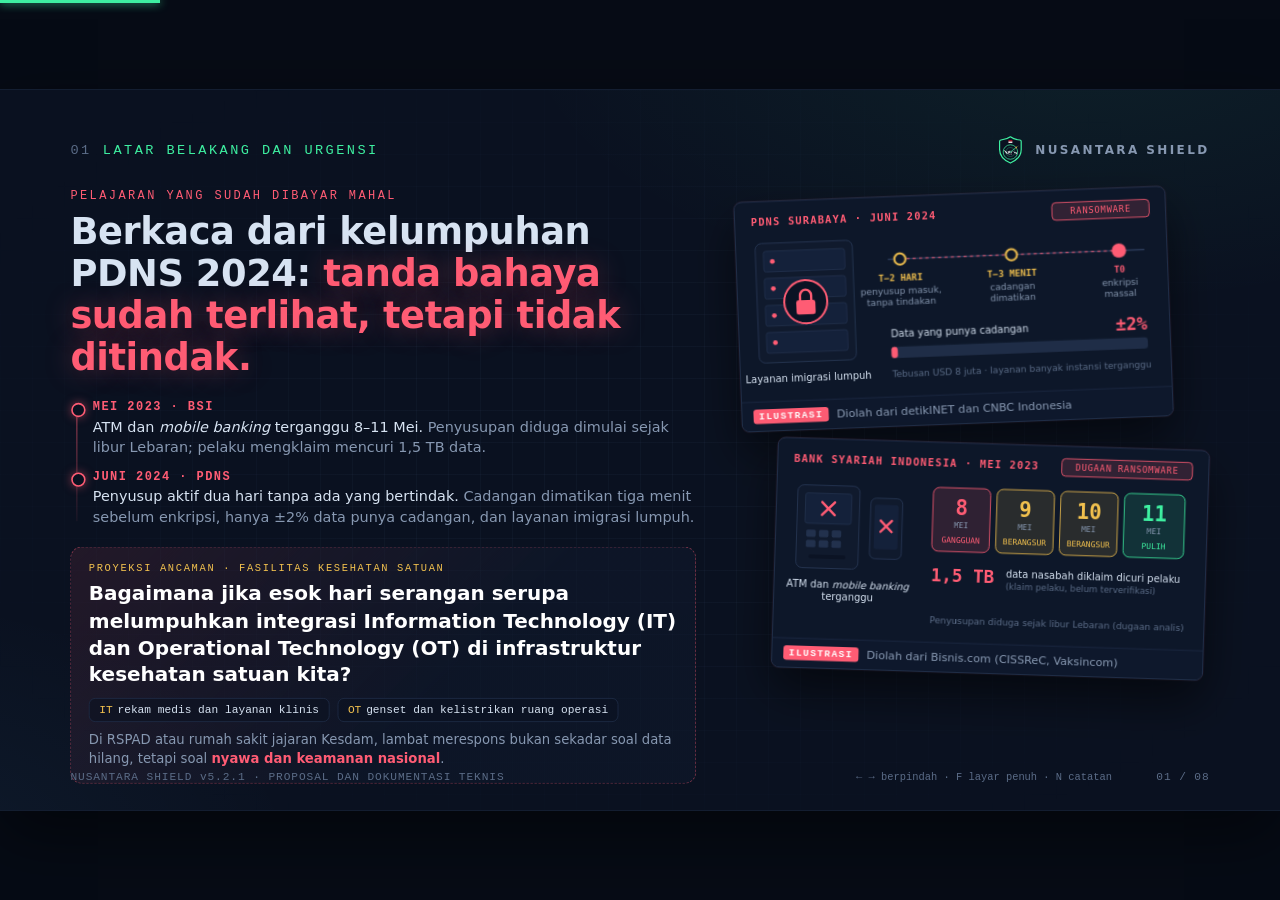
<file: presentation/index.html>
<!doctype html>
<html lang="id">
<head>
<meta charset="utf-8">
<meta name="viewport" content="width=device-width, initial-scale=1">
<title>Nusantara Shield v5.2.1 — Proposal dan Dokumentasi Teknis</title>
<!--
  Presentasi Proposal Solusi + Dokumentasi Teknis · Nusantara Shield v5.2.1
  Kartika Cyber Hackathon 2026 · Kategori 02 Penangkalan

  Satu berkas, 100% luring: tanpa CDN, tanpa fon luar, tanpa gambar dari internet.
  Semua animasi memakai CSS @keyframes murni.

  Kendali:
    → / Spasi / PageDown / klik bagian kanan layar : slide berikutnya
    ← / PageUp / klik sepertiga kiri layar          : slide sebelumnya
    Home / End                                      : slide pertama / terakhir
    1–6                                             : lompat ke slide
    F                                               : layar penuh
    N                                               : catatan pembicara (bekal tanya jawab)
  Cetak ke PDF (Ctrl/Cmd+P) menghasilkan satu halaman per slide sebagai cadangan.
-->
<style>
:root {
  --latar: #0a1120;
  --permukaan: #101a2d;
  --permukaan-2: #14213a;
  --permukaan-3: #0c1526;
  --garis: #1f2d47;
  --garis-lembut: #172339;
  --teks: #d7e3f2;
  --teks-redup: #8798b1;
  --teks-samar: #5b6c87;
  --neon: #3ef0a1;
  --neon-lembut: rgba(62, 240, 161, .13);
  --neon-garis: rgba(62, 240, 161, .35);
  --biru: #7aa2d6;
  --biru-terang: #5cc8ff;
  --biru-lembut: rgba(92, 200, 255, .13);
  --kuning: #f2c14e;
  --kuning-lembut: rgba(242, 193, 78, .12);
  --merah: #ff5c74;
  --merah-lembut: rgba(255, 92, 116, .13);
  --merah-garis: rgba(255, 92, 116, .45);
  --huruf: system-ui, -apple-system, "Segoe UI", Roboto, "Helvetica Neue", Arial, sans-serif;
  --huruf-mono: ui-monospace, "SF Mono", Menlo, Consolas, "Liberation Mono", monospace;
}
* { box-sizing: border-box; }
html, body { margin: 0; height: 100%; }
body {
  background: #060b15; color: var(--teks); font-family: var(--huruf);
  overflow: hidden; -webkit-font-smoothing: antialiased;
}
h1, h2, h3, h4, p { margin: 0; }
b, strong { font-weight: 700; }

/* ---------- Panggung 1600×900, diskalakan agar pas layar apa pun ---------- */
#panggung {
  position: absolute; left: 50%; top: 50%;
  width: 1600px; height: 900px;
  transform: translate(-50%, -50%) scale(var(--skala, 1));
  background:
    radial-gradient(1200px 600px at 85% -10%, rgba(62, 240, 161, .07), transparent 60%),
    radial-gradient(900px 600px at -10% 110%, rgba(92, 200, 255, .06), transparent 60%),
    var(--latar);
  overflow: hidden;
  box-shadow: 0 0 0 1px var(--garis-lembut), 0 30px 80px rgba(0, 0, 0, .5);
}
#panggung::before {
  content: ""; position: absolute; inset: 0; pointer-events: none;
  background-image:
    linear-gradient(rgba(122, 162, 214, .045) 1px, transparent 1px),
    linear-gradient(90deg, rgba(122, 162, 214, .045) 1px, transparent 1px);
  background-size: 40px 40px;
  mask-image: radial-gradient(ellipse at center, #000 30%, transparent 85%);
  -webkit-mask-image: radial-gradient(ellipse at center, #000 30%, transparent 85%);
}

.slide {
  position: absolute; inset: 0;
  padding: 56px 88px 84px;
  display: flex; flex-direction: column;
  opacity: 0; visibility: hidden; transform: translateX(40px);
  transition: opacity .5s ease, transform .5s ease, visibility 0s linear .5s;
}
.slide.aktif { opacity: 1; visibility: visible; transform: none; transition: opacity .5s ease, transform .5s ease; }
.slide.lalu { transform: translateX(-40px); }

.kepala { display: flex; align-items: center; justify-content: space-between; margin-bottom: 26px; }
.penanda { font-family: var(--huruf-mono); font-size: 17px; letter-spacing: .18em; color: var(--neon); text-transform: uppercase; }
.penanda b { color: var(--teks-samar); font-weight: 400; margin-right: 14px; }
.merek { display: flex; align-items: center; gap: 12px; font-size: 15px; letter-spacing: .2em; color: var(--teks-redup); font-weight: 600; }
.logo { width: 38px; height: 38px; }
.kaki {
  position: absolute; left: 88px; right: 88px; bottom: 34px;
  display: flex; justify-content: space-between;
  font-family: var(--huruf-mono); font-size: 14px; color: var(--teks-samar); letter-spacing: .08em;
}
h2 { font-size: 48px; line-height: 1.12; font-weight: 750; letter-spacing: -.01em; }
h2 em { font-style: normal; color: var(--neon); }
.sub { margin-top: 12px; font-size: 22px; line-height: 1.45; color: var(--teks-redup); max-width: 1300px; }
.mono { font-family: var(--huruf-mono); }
.neon { color: var(--neon); }
.kartu-dasar {
  background: linear-gradient(180deg, var(--permukaan), var(--permukaan-3));
  border: 1px solid var(--garis); border-radius: 16px;
}
.label-kecil { font-family: var(--huruf-mono); font-size: 14px; letter-spacing: .16em; text-transform: uppercase; color: var(--teks-samar); }

/* =====================================================================
   SLIDE 1 · Latar belakang & prolog (tanpa fitur teknis)
   ===================================================================== */
.latar { margin-top: 4px; flex: 1; display: grid; grid-template-columns: 1fr 590px; gap: 52px; align-items: start; }
.kicker { font-family: var(--huruf-mono); font-size: 15px; letter-spacing: .2em; color: var(--merah); text-transform: uppercase; }
.punchline { margin-top: 10px; font-size: 46px; line-height: 1.14; font-weight: 800; letter-spacing: -.012em; }
.punchline em { font-style: normal; color: var(--merah); text-shadow: 0 0 34px rgba(255, 92, 116, .35); }
.lini { margin-top: 24px; display: grid; gap: 12px; position: relative; padding-left: 28px; }
.lini::before { content: ""; position: absolute; left: 7px; top: 8px; bottom: 8px; width: 2px; background: linear-gradient(var(--merah-garis), rgba(255, 92, 116, .05)); }
.peristiwa { position: relative; }
.peristiwa::before { content: ""; position: absolute; left: -27px; top: 6px; width: 14px; height: 14px; border-radius: 50%; background: var(--latar); border: 2px solid var(--merah); box-shadow: 0 0 12px rgba(255, 92, 116, .5); }
.peristiwa b { font-family: var(--huruf-mono); font-size: 15px; letter-spacing: .12em; color: var(--merah); }
.peristiwa p { margin-top: 3px; font-size: 18px; line-height: 1.45; color: var(--teks); }
.peristiwa p span { color: var(--teks-redup); }
.proyeksi { margin-top: 24px; padding: 18px 22px 18px; border-radius: 14px; border: 1px dashed var(--merah-garis); background: linear-gradient(135deg, rgba(255, 92, 116, .10), rgba(16, 26, 45, .55) 60%); }
.proyeksi .label-kecil { color: var(--kuning); font-size: 13px; }
.proyeksi .tanya-besar { margin-top: 8px; font-size: 25px; line-height: 1.35; font-weight: 700; color: #fff; }
.dampak { margin-top: 12px; display: flex; gap: 10px; flex-wrap: wrap; }
.dampak span { font-family: var(--huruf-mono); font-size: 14px; border-radius: 8px; padding: 6px 12px; border: 1px solid var(--garis); background: rgba(10, 17, 32, .6); color: var(--teks); }
.dampak span i { font-style: normal; color: var(--kuning); margin-right: 6px; }
.proyeksi .nyawa { margin-top: 10px; font-size: 16.5px; line-height: 1.45; color: var(--teks-redup); }
.proyeksi .nyawa b { color: var(--merah); }

/* Kliping berita: dua bingkai miring bertumpuk */
.kliping { position: relative; height: 640px; }
.berita { position: absolute; margin: 0; width: 540px; border-radius: 10px; overflow: hidden; background: #0b1324;
  border: 1px solid #2a3a58; box-shadow: 0 28px 60px rgba(0, 0, 0, .55), 0 0 0 1px rgba(255, 92, 116, .08); }
.berita.satu { top: 6px; left: 0; transform: rotate(-2.2deg); z-index: 1; }
.berita.dua { top: 318px; left: 46px; transform: rotate(1.8deg); z-index: 2; }
.berita svg { display: block; width: 100%; height: auto; }
.berita figcaption { display: flex; align-items: center; gap: 10px; padding: 9px 14px; font-size: 14px; color: var(--teks-redup); border-top: 1px solid #22314d; background: #0e182c; }
.berita figcaption b { font-family: var(--huruf-mono); font-size: 12px; letter-spacing: .14em; color: #fff; background: var(--merah); border-radius: 4px; padding: 2px 7px; }
.slide.aktif .peristiwa, .slide.aktif .proyeksi { animation: muncul .6s ease both; animation-delay: calc(var(--i) * .25s + .2s); }
.slide.aktif .berita.satu { animation: kliping-masuk .8s cubic-bezier(.2, .8, .2, 1) .3s both; }
.slide.aktif .berita.dua { animation: kliping-masuk-2 .8s cubic-bezier(.2, .8, .2, 1) .7s both; }
@keyframes kliping-masuk { from { opacity: 0; transform: translateY(26px) rotate(-6deg); } }
@keyframes kliping-masuk-2 { from { opacity: 0; transform: translateY(26px) rotate(6deg); } }

/* =====================================================================
   SLIDE 2 · Ringkasan eksekutif + radar berkedip + 3 titik lemah
   ===================================================================== */
.ringkas { margin-top: 8px; display: grid; grid-template-columns: 1fr 360px; gap: 56px; align-items: center; }
.ringkas .label-kecil { color: var(--neon); }
.ringkas h1 { margin-top: 10px; font-size: 88px; line-height: 1; font-weight: 800; letter-spacing: -.025em; }
.ringkas h1 span { color: var(--neon); text-shadow: 0 0 40px rgba(62, 240, 161, .35); }
.slogan { margin-top: 16px; font-size: 24px; line-height: 1.42; max-width: 900px; }
.prolog { border-left: 3px solid var(--merah); background: linear-gradient(90deg, var(--merah-lembut), transparent 85%); padding: 10px 18px; border-radius: 0 10px 10px 0; }
.prolog p { font-size: 18px; line-height: 1.45; color: var(--teks); }
.prolog b { color: var(--merah); }
.prolog .tanya { margin-top: 4px; font-size: 19px; font-weight: 650; color: #fff; }
.slide.aktif .prolog { animation: muncul .7s ease .1s both; }
.slide.aktif .prolog .tanya { animation: muncul .7s ease .9s both; }
.slogan b { color: var(--neon); }
.slogan b.it { color: var(--teks); }
.urutan { margin-top: 14px; display: flex; flex-wrap: wrap; align-items: center; gap: 8px; font-family: var(--huruf-mono); font-size: 15px; letter-spacing: .06em; }
.urutan span { border: 1px solid var(--neon-garis); background: var(--neon-lembut); color: var(--neon); border-radius: 8px; padding: 7px 12px; }
.urutan i { font-style: normal; color: var(--teks-samar); }
.strip-angka { margin-top: 16px; display: grid; grid-template-columns: repeat(4, 1fr); gap: 14px; }
.angka { border: 1px solid var(--garis); background: rgba(16, 26, 45, .75); border-radius: 12px; padding: 12px 16px; }
.angka b { display: block; font-family: var(--huruf-mono); font-size: 32px; color: var(--neon); letter-spacing: -.02em; }
.angka span { display: block; font-size: 14px; line-height: 1.35; color: var(--teks-redup); margin-top: 2px; }

/* Radar CSS murni */
.radar-bingkai { display: grid; justify-items: center; gap: 12px; }
.radar {
  position: relative; width: 340px; height: 340px; border-radius: 50%; overflow: hidden;
  border: 1px solid var(--neon-garis);
  background:
    radial-gradient(circle, transparent 0 55.5px, rgba(62, 240, 161, .28) 55.5px 57px, transparent 57px 112px, rgba(242, 193, 78, .28) 112px 113.5px, transparent 113.5px),
    radial-gradient(circle at center, rgba(62, 240, 161, .10), rgba(10, 17, 32, .2) 70%),
    var(--permukaan-3);
  box-shadow: 0 0 60px rgba(62, 240, 161, .12), inset 0 0 40px rgba(0, 0, 0, .55);
}
.radar::before, .radar::after { content: ""; position: absolute; background: rgba(62, 240, 161, .22); }
.radar::before { left: 50%; top: 0; bottom: 0; width: 1px; }
.radar::after { top: 50%; left: 0; right: 0; height: 1px; }
.sapu {
  position: absolute; inset: 0; border-radius: 50%; z-index: 1;
  background: conic-gradient(transparent 0deg 290deg, rgba(62, 240, 161, .04) 290deg, rgba(62, 240, 161, .42) 360deg);
}
.sapu::after { content: ""; position: absolute; left: calc(50% - 1px); top: 0; width: 2px; height: 50%; background: var(--neon); box-shadow: 0 0 12px var(--neon); }
.slide.aktif .sapu { animation: putar 4s linear infinite; }
@keyframes putar { to { transform: rotate(360deg); } }
.zona { position: absolute; left: 50%; transform: translateX(-50%); z-index: 2; font-family: var(--huruf-mono); font-size: 11px; letter-spacing: .14em; color: var(--teks-samar); background: rgba(12, 21, 38, .8); padding: 1px 5px; border-radius: 4px; }
.titik {
  position: absolute; z-index: 3; width: 12px; height: 12px; border-radius: 50%;
  transform: translate(-50%, -50%); opacity: .35;
}
.titik.normal { background: var(--neon); width: 9px; height: 9px; }
.titik.waspada { background: var(--kuning); }
.titik.kritis { background: var(--merah); }
.titik.blokir { background: var(--biru-terang); border-radius: 2px; }
/* Kedip disinkronkan dengan sapuan: jeda = sudut ÷ 360 × 4 detik */
.slide.aktif .titik { animation: kedip-titik 4s ease-out infinite; animation-delay: var(--t); }
.slide.aktif .titik.kritis { animation-name: kedip-kritis; }
@keyframes kedip-titik {
  0% { opacity: 1; transform: translate(-50%, -50%) scale(1.5); box-shadow: 0 0 16px currentColor; }
  35% { opacity: .55; transform: translate(-50%, -50%) scale(1); }
  100% { opacity: .25; transform: translate(-50%, -50%) scale(1); }
}
@keyframes kedip-kritis {
  0% { opacity: 1; transform: translate(-50%, -50%) scale(1.6); box-shadow: 0 0 0 0 rgba(255, 92, 116, .7), 0 0 18px var(--merah); }
  30% { opacity: .9; box-shadow: 0 0 0 16px rgba(255, 92, 116, 0), 0 0 10px var(--merah); transform: translate(-50%, -50%) scale(1); }
  100% { opacity: .45; box-shadow: 0 0 0 0 rgba(255, 92, 116, 0); transform: translate(-50%, -50%) scale(1); }
}
.legenda { display: flex; gap: 16px; font-family: var(--huruf-mono); font-size: 13px; color: var(--teks-redup); }
.legenda span { display: flex; align-items: center; gap: 6px; }
.legenda i { width: 9px; height: 9px; border-radius: 50%; display: inline-block; }

.lemah { margin-top: 26px; display: grid; grid-template-columns: repeat(3, 1fr); gap: 20px; }
.lemah > div { padding: 18px 22px; border-top: 3px solid var(--merah); }
.lemah .label-kecil { color: var(--merah); font-size: 13px; }
.lemah h3 { margin-top: 6px; font-size: 22px; }
.lemah p { margin-top: 6px; font-size: 16px; line-height: 1.42; color: var(--teks-redup); }
.lemah .jawab { margin-top: 10px; padding-top: 10px; border-top: 1px dashed var(--garis); color: var(--neon); }
.petunjuk { position: absolute; right: 210px; bottom: 34px; font-family: var(--huruf-mono); font-size: 13px; color: var(--teks-samar); }

/* =====================================================================
   SLIDE 2 · Doktrin OODA + alur baku F-04 + tombol tahan 0–600 ms
   ===================================================================== */
.doktrin { margin-top: 22px; display: grid; grid-template-columns: 400px 1fr; gap: 44px; align-items: start; }
.ooda { width: 400px; height: 400px; display: block; }
.ooda text { font-family: var(--huruf); }
.ooda .busur { fill: none; stroke: var(--neon); stroke-opacity: .65; stroke-width: 2.4; stroke-dasharray: 7 6; }
.slide.aktif .ooda .busur { animation: alir 1.2s linear infinite; }
@keyframes alir { to { stroke-dashoffset: -13; } }
.ooda .simpul circle { fill: var(--permukaan); stroke: var(--garis); stroke-width: 2.4; }
.ooda .simpul .j { font-size: 15px; font-weight: 800; fill: var(--teks); letter-spacing: .05em; }
.ooda .simpul .s { font-size: 11.5px; fill: var(--teks-redup); }
.slide.aktif .ooda .simpul circle { animation: sorot 8s ease-in-out infinite; animation-delay: var(--t); }
@keyframes sorot {
  0%, 22% { stroke: var(--neon); fill: rgba(62, 240, 161, .16); filter: drop-shadow(0 0 10px rgba(62, 240, 161, .6)); }
  27%, 100% { stroke: var(--garis); fill: var(--permukaan); filter: none; }
}
.ooda-keterangan { margin-top: 6px; font-size: 16px; line-height: 1.45; color: var(--teks-redup); text-align: center; }
.ooda-keterangan b { color: var(--teks); }

.langkah { display: grid; gap: 8px; }
.baris-langkah {
  display: grid; grid-template-columns: 54px 1fr 250px; gap: 18px; align-items: center;
  padding: 9px 18px; border-radius: 14px;
  background: linear-gradient(90deg, var(--permukaan), var(--permukaan-3));
  border: 1px solid var(--garis);
}
.baris-langkah .no { width: 46px; height: 46px; border-radius: 12px; display: grid; place-items: center; font-family: var(--huruf-mono); font-size: 17px; font-weight: 700; border: 1px solid var(--garis); color: var(--teks-redup); }
.baris-langkah h3 { font-size: 20px; }
.baris-langkah p { margin-top: 3px; font-size: 15.5px; line-height: 1.4; color: var(--teks-redup); }
.baris-langkah.bukti { border-color: rgba(92, 200, 255, .4); }
.baris-langkah.bukti .no { color: var(--biru-terang); border-color: rgba(92, 200, 255, .45); }
.baris-langkah.isolasi { border-color: var(--neon-garis); box-shadow: 0 0 34px rgba(62, 240, 161, .07); }
.baris-langkah.isolasi .no { color: var(--neon); border-color: var(--neon-garis); }
.baris-langkah.pulih { border-style: dashed; }
.lencana { font-family: var(--huruf-mono); font-size: 16px; border-radius: 8px; padding: 8px 12px; text-align: center; }
.lencana small { display: block; font-size: 12px; color: var(--teks-redup); margin-top: 2px; }
.lencana.kuning { border: 1px solid rgba(242, 193, 78, .45); background: var(--kuning-lembut); color: var(--kuning); }
.lencana.biru { border: 1px solid rgba(92, 200, 255, .45); background: var(--biru-lembut); color: var(--biru-terang); }
.lencana.kunci { border: 1px dashed var(--garis); color: var(--teks-samar); display: flex; align-items: center; justify-content: center; gap: 8px; }
.lencana.kunci svg { width: 16px; height: 16px; }

/* Tombol tahan isolasi: terisi 0 → 600 ms, lalu dieksekusi */
.tahan { display: grid; gap: 5px; }
.tombol-tahan {
  position: relative; overflow: hidden; border: 1px solid var(--neon); border-radius: 10px;
  padding: 10px 12px; text-align: center; font-weight: 750; font-size: 16px; letter-spacing: .04em; color: var(--neon);
}
.tombol-tahan .isi { position: absolute; inset: 0; width: 100%; background: rgba(62, 240, 161, .28); }
.tombol-tahan span { position: relative; }
.slide.aktif .tombol-tahan .isi { animation: isi-tahan 3s linear .6s infinite; }
.slide.aktif .tombol-tahan { animation: kilat-tahan 3s linear .6s infinite; }
/* 600 ms dari siklus 3 s = 20% */
@keyframes isi-tahan { 0% { width: 0; } 20% { width: 100%; } 34% { width: 100%; opacity: 1; } 46%, 100% { width: 100%; opacity: 0; } }
@keyframes kilat-tahan { 0%, 19% { box-shadow: none; } 21% { box-shadow: 0 0 26px rgba(62, 240, 161, .7); } 40%, 100% { box-shadow: none; } }
.skala-ms { display: flex; justify-content: space-between; font-family: var(--huruf-mono); font-size: 11.5px; color: var(--teks-samar); }

.darurat { margin-top: 12px; display: flex; align-items: center; gap: 14px; padding: 12px 18px; border-radius: 12px; border: 1px solid var(--merah-garis); background: var(--merah-lembut); font-size: 16px; line-height: 1.4; }
.darurat b { color: var(--merah); font-family: var(--huruf-mono); letter-spacing: .1em; font-size: 14px; white-space: nowrap; }

/* =====================================================================
   SLIDE 3 · Server: grafik CPU menurun (−74%) + 352 uji
   ===================================================================== */
.dua-kolom { margin-top: 26px; display: grid; grid-template-columns: 1fr 1fr; gap: 40px; }
.grafik { padding: 22px 26px 18px; }
.grafik-kepala { display: flex; align-items: flex-start; justify-content: space-between; margin-bottom: 18px; }
.grafik-kepala h3 { font-size: 21px; font-weight: 650; }
.grafik-kepala h3 small { display: block; font-size: 14px; font-weight: 400; color: var(--teks-samar); margin-top: 4px; font-family: var(--huruf-mono); }
.turun { font-family: var(--huruf-mono); font-size: 52px; font-weight: 800; color: var(--neon); letter-spacing: -.03em; line-height: 1; text-shadow: 0 0 28px rgba(62, 240, 161, .45); }
.baris { display: grid; grid-template-columns: 92px 1fr 96px; align-items: center; gap: 14px; margin-bottom: 14px; }
.baris .lbl { font-family: var(--huruf-mono); font-size: 14px; letter-spacing: .12em; color: var(--teks-samar); text-transform: uppercase; }
.batang { height: 38px; background: rgba(31, 45, 71, .55); border-radius: 6px; overflow: hidden; }
.batang i { display: block; height: 100%; border-radius: 6px; }
.batang.sebelum i { width: 100%; background-color: rgba(255, 92, 116, .55); background-image: repeating-linear-gradient(135deg, transparent 0 10px, rgba(255, 255, 255, .06) 10px 20px); }
.batang.sesudah i { width: 25.9%; background-color: var(--neon); box-shadow: 0 0 22px rgba(62, 240, 161, .55); }
.baris .nilai { font-family: var(--huruf-mono); font-size: 24px; font-weight: 700; text-align: right; color: var(--teks-redup); }
.baris .nilai.sesudah { color: var(--neon); }
/* Animasi: batang "sebelum" tumbuh, batang "sesudah" tumbuh setinggi sebelum lalu MENURUN ke 25,9% */
.slide.aktif .batang.sebelum i { animation: tumbuh 1s cubic-bezier(.16, .84, .24, 1) .3s both; }
.slide.aktif .batang.sesudah i { animation: turun-cpu 3s cubic-bezier(.65, 0, .25, 1) .5s both; }
.slide.aktif .nilai.sesudah, .slide.aktif .turun { animation: muncul .6s ease 3.2s both; }
@keyframes tumbuh { from { width: 0; } }
@keyframes turun-cpu {
  0% { width: 0; background-color: var(--merah); box-shadow: none; }
  30% { width: 100%; background-color: var(--merah); box-shadow: none; }
  50% { width: 100%; background-color: var(--merah); }
  100% { width: 25.9%; background-color: var(--neon); box-shadow: 0 0 22px rgba(62, 240, 161, .55); }
}
@keyframes muncul { from { opacity: 0; transform: translateY(6px) scale(.96); } }
.sumber { margin-top: 4px; font-size: 13px; line-height: 1.45; color: var(--teks-samar); }
.sumber b { color: var(--teks-redup); font-weight: 500; }

.mini { margin-top: 18px; display: grid; grid-template-columns: repeat(3, 1fr); gap: 14px; }
.mini div { border: 1px solid var(--garis); background: rgba(16, 26, 45, .7); border-radius: 12px; padding: 12px 16px; }
.mini b { font-family: var(--huruf-mono); font-size: 21px; }
.mini b em { font-style: normal; color: var(--neon); }
.mini span { display: block; font-size: 13.5px; color: var(--teks-samar); margin-top: 3px; line-height: 1.35; }
.komponen { margin-top: 18px; display: flex; flex-wrap: wrap; gap: 8px; }
.komponen span { font-family: var(--huruf-mono); font-size: 14px; color: var(--biru-terang); border: 1px solid rgba(92, 200, 255, .35); background: var(--biru-lembut); border-radius: 999px; padding: 6px 14px; }
.komponen-ket { margin-top: 10px; font-size: 16px; line-height: 1.45; color: var(--teks-redup); }

.terminal { border-radius: 14px; overflow: hidden; border: 1px solid #1e293b; background: #0f172a; box-shadow: 0 20px 50px rgba(0, 0, 0, .45); }
.terminal-kepala { display: flex; align-items: center; gap: 8px; padding: 12px 16px; background: #111c33; border-bottom: 1px solid #1e293b; }
.terminal-kepala i { width: 12px; height: 12px; border-radius: 50%; display: inline-block; }
.terminal-kepala span { margin-left: 10px; font-family: var(--huruf-mono); font-size: 13px; color: var(--teks-samar); }
.terminal-isi { padding: 12px 20px 14px; font-family: var(--huruf-mono); font-size: 14px; line-height: 1.38; }
.t-baris { display: grid; grid-template-columns: 1fr auto; gap: 14px; padding: 1px 0; border-bottom: 1px dashed rgba(31, 45, 71, .7); }
.t-baris span { color: #cbd5e1; }
.t-baris span small { color: var(--teks-samar); font-size: 12.5px; margin-left: 6px; }
.t-baris em { font-style: normal; color: #4ade80; font-weight: 700; }
.t-baris.t-ot span { color: var(--kuning); }
.t-baris.t-ai span { color: var(--biru-terang); }
.t-perintah { color: var(--teks-redup); margin-bottom: 6px; }
.t-perintah b { color: var(--neon); font-weight: 400; }
.t-akhir { margin-top: 10px; padding: 6px 12px; text-align: center; color: #4ade80; font-weight: 700; border: 1px solid rgba(74, 222, 128, .4); background: rgba(74, 222, 128, .08); border-radius: 8px; }
.slide.aktif .t-baris, .slide.aktif .t-akhir { animation: ketik .35s ease both; animation-delay: calc(var(--i) * .32s + .5s); }
@keyframes ketik { from { opacity: 0; transform: translateX(-8px); } }
.terminal-ket { margin-top: 12px; font-size: 15px; line-height: 1.5; color: var(--teks-redup); }
.terminal-ket b { color: var(--teks); }

/* =====================================================================
   SLIDE 4 · Mode Berdaulat (berjalan) vs peta jalan Hybrid n8n / AI Lokal
   ===================================================================== */
.berdaulat { margin-top: 24px; display: grid; grid-template-columns: 1fr 1.08fr; gap: 32px; }
.panel { padding: 22px 26px; }
.panel.berjalan { border-color: var(--neon-garis); box-shadow: 0 0 40px rgba(62, 240, 161, .06); }
.panel.rancangan { border-style: dashed; border-color: rgba(242, 193, 78, .45); background: linear-gradient(180deg, rgba(20, 33, 58, .6), rgba(12, 21, 38, .6)); }
.status { display: inline-block; font-family: var(--huruf-mono); font-size: 13px; letter-spacing: .14em; border-radius: 999px; padding: 5px 12px; }
.status.hijau { color: var(--neon); border: 1px solid var(--neon-garis); background: var(--neon-lembut); }
.status.kuning { color: var(--kuning); border: 1px solid rgba(242, 193, 78, .45); background: var(--kuning-lembut); }
.panel h3 { margin-top: 12px; font-size: 25px; }
.perimeter { margin-top: 12px; width: 100%; height: auto; display: block; }
.perimeter text { font-family: var(--huruf-mono); }
.slide.aktif .perimeter .lampu-on { animation: kedip 1.6s ease-in-out infinite; }
.cek { margin-top: 10px; display: grid; gap: 9px; }
.cek div { display: grid; grid-template-columns: 26px 1fr; font-size: 16.5px; line-height: 1.4; }
.cek i { font-style: normal; color: var(--neon); font-family: var(--huruf-mono); }
.cek b { color: var(--teks); }
.cek span { color: var(--teks-redup); }
.banding { margin-top: 14px; width: 100%; border-collapse: separate; border-spacing: 0; font-size: 15.5px; line-height: 1.38; }
.banding th, .banding td { padding: 10px 12px; text-align: left; vertical-align: top; border-bottom: 1px solid var(--garis); }
.banding th { font-size: 17px; }
.banding th small { display: block; font-family: var(--huruf-mono); font-size: 12px; font-weight: 400; color: var(--teks-samar); letter-spacing: .08em; margin-top: 2px; }
.banding th.hybrid { color: var(--biru-terang); }
.banding th.lokal { color: var(--kuning); }
.banding td:first-child { width: 150px; font-family: var(--huruf-mono); font-size: 13px; letter-spacing: .06em; color: var(--teks-samar); text-transform: uppercase; }
.banding td { color: var(--teks-redup); }
.rancangan .banding td { padding: 6px 12px; }
.aturan { margin-top: 16px; padding: 12px 16px; border-radius: 12px; border-left: 3px solid var(--neon); background: var(--neon-lembut); font-size: 15.5px; line-height: 1.45; }
.aturan b { color: var(--neon); }

/* =====================================================================
   SLIDE 5 · Kesimpulan & tanya jawab
   ===================================================================== */
.penutup { margin-top: 32px; display: grid; grid-template-columns: repeat(4, 1fr); gap: 20px; }
.besar { padding: 24px 24px 20px; }
.besar b { display: block; font-family: var(--huruf-mono); font-size: 56px; font-weight: 800; letter-spacing: -.03em; color: var(--neon); text-shadow: 0 0 30px rgba(62, 240, 161, .35); line-height: 1.05; }
.besar b.biru { color: var(--biru-terang); text-shadow: 0 0 30px rgba(92, 200, 255, .35); }
.besar strong { display: block; margin-top: 10px; font-size: 20px; }
.besar span { display: block; margin-top: 6px; font-size: 16px; color: var(--teks-redup); line-height: 1.45; }
.slide.aktif .besar { animation: muncul .6s ease both; animation-delay: calc(var(--i) * .15s + .2s); }
.jaminan { margin-top: 28px; display: flex; gap: 12px; flex-wrap: wrap; }
.jaminan span { font-family: var(--huruf-mono); font-size: 15px; letter-spacing: .06em; color: var(--neon); border: 1px solid var(--neon-garis); background: var(--neon-lembut); border-radius: 999px; padding: 8px 16px; }
.pernyataan { margin-top: 30px; font-size: 27px; line-height: 1.45; max-width: 1340px; }
.qa { margin-top: auto; display: flex; align-items: center; gap: 22px; font-size: 44px; font-weight: 800; letter-spacing: .02em; }
.qa::before { content: ""; width: 14px; height: 14px; border-radius: 50%; background: var(--neon); box-shadow: 0 0 16px var(--neon); }
.penempatan { margin-top: 26px; display: grid; grid-template-columns: 200px 1fr 1fr 1fr; gap: 16px; align-items: stretch; }
.penempatan .label { font-family: var(--huruf-mono); font-size: 14px; letter-spacing: .14em; color: var(--kuning); align-self: center; line-height: 1.5; }
.penempatan .label small { display: block; letter-spacing: .04em; color: var(--teks-samar); font-size: 13px; margin-top: 4px; }
.penempatan .tk { position: relative; border: 1px solid rgba(122, 162, 214, .35); background: rgba(122, 162, 214, .07); border-radius: 12px; padding: 12px 18px; }
.penempatan .tk b { display: block; font-family: var(--huruf-mono); font-size: 14px; letter-spacing: .14em; color: var(--biru); }
.penempatan .tk strong { display: block; font-size: 20px; margin-top: 4px; }
.penempatan .tk span { display: block; font-size: 16px; color: var(--teks-redup); margin-top: 2px; }
.penempatan .tk:not(:last-child)::after { content: "\2192"; position: absolute; right: -14px; top: 50%; transform: translate(50%, -50%); color: var(--teks-samar); font-size: 18px; }
.slide.aktif .qa::before { animation: kedip 1.6s ease-in-out infinite; }
@keyframes kedip { 50% { opacity: .25; } }

/* ---------- Kendali di luar panggung ---------- */
.kendali {
  position: fixed; left: 50%; bottom: 14px; transform: translateX(-50%);
  display: flex; align-items: center; gap: 10px; z-index: 5;
  background: rgba(10, 17, 32, .82); border: 1px solid var(--garis); border-radius: 999px; padding: 6px 8px;
  backdrop-filter: blur(6px); -webkit-backdrop-filter: blur(6px);
  transition: opacity .4s; opacity: 0;
}
body.gerak .kendali, .kendali:hover, .kendali:focus-within { opacity: 1; }
.kendali button {
  background: transparent; color: var(--teks); border: 1px solid transparent; border-radius: 999px;
  width: 36px; height: 36px; font-size: 18px; cursor: pointer; display: grid; place-items: center;
}
.kendali button:hover, .kendali button:focus-visible { border-color: var(--neon-garis); color: var(--neon); outline: none; }
.kendali .hitung { font-family: var(--huruf-mono); font-size: 14px; color: var(--teks-redup); min-width: 64px; text-align: center; }
.kemajuan { position: fixed; left: 0; top: 0; height: 3px; background: var(--neon); box-shadow: 0 0 10px var(--neon); transition: width .5s ease; z-index: 5; }
#catatan {
  position: fixed; left: 50%; bottom: 64px; transform: translateX(-50%);
  width: min(1000px, calc(100vw - 32px)); max-height: 46vh; overflow: auto; z-index: 6;
  background: rgba(8, 14, 27, .97); border: 1px solid var(--garis); border-radius: 14px;
  padding: 18px 22px; font-size: 15px; line-height: 1.6; color: var(--teks); display: none;
}
body.catatan-on #catatan { display: block; }
#catatan h4 { margin: 0 0 8px; font-family: var(--huruf-mono); font-size: 12px; letter-spacing: .16em; color: var(--neon); text-transform: uppercase; }
#catatan ul { margin: 6px 0 0; padding-left: 20px; }
#catatan li { margin: 4px 0; }
#catatan code { font-family: var(--huruf-mono); color: var(--biru-terang); }
aside.catatan { display: none; }

@media (prefers-reduced-motion: reduce) {
  .slide, .slide.aktif { transition: none; transform: none; }
  *, *::before, *::after { animation: none !important; }
  .titik { opacity: .9; }
}

/* ---------- Cetak: satu halaman per slide (animasi berhenti di keadaan akhir) ---------- */
@page { size: 1600px 900px; margin: 0; }
@media print {
  html, body { height: auto; overflow: visible; background: var(--latar); }
  body { -webkit-print-color-adjust: exact; print-color-adjust: exact; }
  #panggung { position: static; transform: none; box-shadow: none; height: auto; overflow: visible; }
  #panggung::before { display: none; }
  .slide { position: relative; height: 900px; opacity: 1; visibility: visible; transform: none; break-after: page; }
  *, *::before, *::after { animation: none !important; }
  .titik { opacity: .9; }
  .tombol-tahan .isi { opacity: .5; }
  .kendali, .kemajuan, #catatan { display: none !important; }
}
i.asing { font-style: italic !important; color: inherit !important; font-family: inherit !important; margin: 0 !important; display: inline !important; width: auto !important; height: auto !important; background: none !important; }

.kamus-kolom { align-items: start; gap: 28px; }
table.kamus.peta td { white-space: normal; font-family: inherit; }
table.kamus.peta td:first-child { white-space: nowrap; font-family: var(--huruf-mono); }
table.kamus.peta code { font-size: 13px; color: var(--teks); }
.batas { color: var(--kuning); }
.dokumen-lengkap { margin: 14px 0 0; font-size: 15px; color: var(--teks-redup); }
.dokumen-lengkap a { color: var(--neon); text-decoration: none; font-family: var(--huruf-mono); }
table.kamus { width: 100%; border-collapse: collapse; font-size: 14.5px; }
table.kamus td { padding: 5px 10px; border-bottom: 1px solid var(--garis-lembut); color: var(--teks-redup); vertical-align: top; }
table.kamus td:first-child { color: var(--neon); white-space: nowrap; width: 1%; font-family: var(--huruf-mono); }
</style>
</head>
<body>

<svg width="0" height="0" style="position:absolute" aria-hidden="true">
  <!-- Logo Nusantara Shield v2 (docs/logo/): perisai, Merah Putih 3:2, radar dua cincin, Nusantara, ancaman terkunci di perimeter -->
  <symbol id="logo" viewBox="0 0 512 512">
    <path d="M256 34 C298 66 352 82 414 88 Q438 90 438 114 V246 C438 346 362 428 256 476 C150 428 74 346 74 246 V114 Q74 90 98 88 C160 82 214 66 256 34 Z" fill="#0A1120" stroke="#3EF0A1" stroke-width="20" stroke-linejoin="round"/>
    <rect x="223" y="92" width="66" height="22" fill="#CE1126"/><rect x="223" y="114" width="66" height="22" fill="#FFFFFF"/>
    <circle cx="256" cy="290" r="122" fill="none" stroke="#3EF0A1" stroke-width="12"/>
    <circle cx="256" cy="290" r="76" fill="none" stroke="#3EF0A1" stroke-width="9" stroke-opacity=".5"/>
    <g fill="#FFFFFF" stroke="#FFFFFF" stroke-width="2.5" stroke-linejoin="round">
      <path d="M278.1 324.8 L275.1 325.6 L265.3 325.2 L264.4 326.1 L265.1 329.9 L261.5 330.1 L260.6 331.7 L267.1 334.6 L268.0 334.2 L268.2 332.6 L265.5 330.6 L265.7 328.1 L275.4 327.7 L278.1 326.1 Z"/>
      <path d="M197.2 317.6 L197.5 318.5 L200.6 319.2 L202.6 321.4 L208.2 322.7 L215.8 322.7 L223.7 325.4 L231.9 325.6 L237.3 327.2 L238.7 326.3 L243.1 327.2 L244.2 326.3 L244.2 324.8 L243.4 324.1 L238.7 324.8 L237.8 322.7 L232.4 322.1 L230.1 319.2 L223.4 316.9 L219.0 318.7 L213.6 318.5 L210.7 315.8 L206.2 314.5 L198.8 314.5 Z"/>
      <path d="M316.3 290.9 L316.1 293.2 L319.2 294.1 L321.7 297.0 L321.7 299.2 L320.8 300.4 L323.7 302.8 L324.4 305.3 L329.8 304.4 L334.0 306.6 L344.5 309.8 L348.3 312.4 L350.4 316.2 L351.0 320.5 L347.9 322.7 L347.7 325.6 L356.4 324.8 L361.6 328.1 L361.8 299.2 L361.1 298.1 L347.0 293.2 L340.3 297.2 L336.5 301.5 L334.2 301.5 L330.4 296.8 L330.4 291.6 L329.3 290.1 L322.4 288.3 Z"/>
      <path d="M280.1 289.8 L273.1 290.7 L270.4 292.5 L268.0 292.5 L265.7 289.6 L265.7 287.8 L262.4 291.2 L261.3 296.8 L259.2 299.9 L259.7 303.0 L261.5 303.3 L262.8 305.3 L262.6 312.7 L265.1 313.1 L266.6 311.8 L266.4 300.8 L267.1 299.9 L269.5 300.1 L269.5 303.7 L272.0 305.9 L272.0 308.2 L273.1 309.5 L278.5 307.1 L276.0 303.9 L276.0 301.5 L273.6 297.7 L273.6 295.2 L280.3 291.4 Z"/>
      <path d="M288.8 279.5 L287.5 278.6 L282.8 282.2 L272.2 281.3 L268.6 284.9 L283.9 285.1 L287.0 283.1 Z"/>
      <path d="M300.7 276.8 L299.1 278.6 L298.9 283.1 L300.2 288.9 L301.1 290.3 L302.5 290.5 L302.0 285.6 L304.9 284.9 L305.1 280.0 L302.0 279.5 L301.8 277.7 Z"/>
      <path d="M253.6 268.1 L251.4 267.0 L245.4 267.4 L240.4 278.4 L236.9 280.9 L230.1 280.0 L227.0 282.2 L220.5 282.7 L216.7 278.4 L215.4 278.4 L213.6 280.9 L213.4 285.1 L214.9 290.3 L218.3 293.9 L219.6 300.4 L226.1 300.8 L227.9 303.0 L234.8 301.9 L238.4 303.0 L240.2 305.7 L245.4 303.5 L248.1 299.5 L248.3 294.1 L251.9 290.7 L253.4 284.7 L254.8 283.6 L258.4 283.3 L259.2 282.4 L258.8 281.1 L255.2 278.4 L255.2 275.7 L253.2 273.0 L253.2 270.6 L254.1 269.5 Z"/>
      <path d="M150.4 261.4 L150.0 263.4 L151.6 265.9 L158.7 271.7 L161.4 276.2 L166.3 279.5 L167.9 284.9 L172.6 289.8 L176.4 297.4 L182.5 304.8 L191.6 313.1 L198.1 313.1 L199.0 301.0 L201.9 300.8 L203.1 299.7 L199.9 294.3 L197.5 293.6 L196.1 294.5 L195.7 297.0 L193.4 297.0 L191.4 292.7 L187.8 290.7 L188.3 286.0 L178.0 277.3 L173.7 275.9 L169.7 271.5 L163.9 267.0 L161.0 263.0 Z"/>
    </g>
    <path d="M256 290 L350.6 216.1" stroke="#3EF0A1" stroke-width="12" stroke-linecap="round"/>
    <circle cx="256" cy="290" r="11" fill="#3EF0A1" stroke="#0A1120" stroke-width="5"/>
    <circle cx="389.2" cy="186.0" r="5" fill="#F2C14E" fill-opacity=".4"/>
    <circle cx="372.6" cy="198.9" r="7.5" fill="#F2C14E" fill-opacity=".7"/>
    <circle cx="352.1" cy="214.9" r="16" fill="#F2C14E" stroke="#0A1120" stroke-width="5"/>
  </symbol>
  <symbol id="gembok" viewBox="0 0 16 16">
    <rect x="3" y="7" width="10" height="7.5" rx="1.5" fill="currentColor"/>
    <path d="M5.2 7V5a2.8 2.8 0 0 1 5.6 0v2" fill="none" stroke="currentColor" stroke-width="1.6"/>
  </symbol>
</svg>

<div class="kemajuan" id="kemajuan"></div>

<main id="panggung" aria-live="polite">

<!-- =============================== SLIDE 1 =============================== -->
<section class="slide" data-judul="Latar Belakang">
  <div class="kepala">
    <div class="penanda"><b>01</b>Latar Belakang dan Urgensi</div>
    <div class="merek"><svg class="logo" aria-hidden="true"><use href="#logo"/></svg>NUSANTARA SHIELD</div>
  </div>

  <div class="latar">
    <div>
      <p class="kicker">Pelajaran yang sudah dibayar mahal</p>
      <h2 class="punchline">Berkaca dari kelumpuhan PDNS 2024: <em>tanda bahaya sudah terlihat, tetapi tidak ditindak.</em></h2>

      <div class="lini">
        <div class="peristiwa" style="--i:0"><b>MEI 2023 · BSI</b>
          <p>ATM dan <i>mobile banking</i> terganggu 8–11 Mei. <span>Penyusupan diduga dimulai sejak libur Lebaran; pelaku mengklaim mencuri 1,5 TB data.</span></p></div>
        <div class="peristiwa" style="--i:1"><b>JUNI 2024 · PDNS</b>
          <p>Penyusup aktif dua hari tanpa ada yang bertindak. <span>Cadangan dimatikan tiga menit sebelum enkripsi, hanya ±2% data punya cadangan, dan layanan imigrasi lumpuh.</span></p></div>
      </div>

      <div class="proyeksi" style="--i:2">
        <p class="label-kecil">Proyeksi ancaman · fasilitas kesehatan satuan</p>
        <p class="tanya-besar">Bagaimana jika esok hari serangan serupa melumpuhkan integrasi Information Technology (IT) dan Operational Technology (OT) di infrastruktur kesehatan satuan kita?</p>
        <div class="dampak">
          <span><i>IT</i>rekam medis dan layanan klinis</span>
          <span><i>OT</i>genset dan kelistrikan ruang operasi</span>
        </div>
        <p class="nyawa">Di RSPAD atau rumah sakit jajaran Kesdam, lambat merespons bukan sekadar soal data hilang, tetapi soal <b>nyawa dan keamanan nasional</b>.</p>
      </div>
    </div>

    <div class="kliping">
      <figure class="berita satu">
        <svg viewBox="0 0 540 250" role="img" aria-label="Ilustrasi insiden PDNS Juni 2024: penyusup masuk dua hari sebelumnya, cadangan dimatikan tiga menit sebelum enkripsi, hanya sekitar 2 persen data punya cadangan">
          <rect width="540" height="250" fill="#0d1729"/>
          <text x="20" y="30" font-family="ui-monospace,Menlo,Consolas,monospace" font-size="13" font-weight="700" letter-spacing="1.5" fill="#ff5c74">PDNS SURABAYA · JUNI 2024</text>
          <rect x="398" y="15" width="122" height="22" rx="5" fill="rgba(255,92,116,.15)" stroke="#ff5c74"/>
          <text x="459" y="30" font-family="ui-monospace,Menlo,Consolas,monospace" font-size="11" fill="#ff5c74" text-anchor="middle" letter-spacing="1">RANSOMWARE</text>
          <g>
            <rect x="24" y="52" width="122" height="150" rx="8" fill="#101a2d" stroke="#2a3a58"/>
            <g fill="#14213a" stroke="#22314d"><rect x="34" y="62" width="102" height="26" rx="3"/><rect x="34" y="96" width="102" height="26" rx="3"/><rect x="34" y="130" width="102" height="26" rx="3"/><rect x="34" y="164" width="102" height="26" rx="3"/></g>
            <g fill="#ff5c74"><circle cx="45" cy="75" r="3"/><circle cx="45" cy="109" r="3"/><circle cx="45" cy="143" r="3"/><circle cx="45" cy="177" r="3"/></g>
            <circle cx="85" cy="127" r="27" fill="#0b1324" stroke="#ff5c74" stroke-width="2.5"/>
            <rect x="73" y="125" width="24" height="18" rx="3" fill="#ff5c74"/>
            <path d="M78 125v-6a7 7 0 0 1 14 0v6" fill="none" stroke="#ff5c74" stroke-width="3"/>
            <text x="85" y="226" font-size="12.5" fill="#d7e3f2" text-anchor="middle">Layanan imigrasi lumpuh</text>
          </g>
          <line x1="190" y1="78" x2="512" y2="78" stroke="#2a3a58" stroke-width="2"/>
          <line x1="205" y1="78" x2="480" y2="78" stroke="#ff5c74" stroke-width="2" stroke-dasharray="4 4" opacity=".6"/>
          <g font-size="11.5" fill="#8798b1">
            <circle cx="205" cy="78" r="7" fill="#0d1729" stroke="#f2c14e" stroke-width="2.5"/>
            <text x="205" y="106" text-anchor="middle" font-family="ui-monospace,Menlo,Consolas,monospace" font-weight="700" fill="#f2c14e">T−2 HARI</text>
            <text x="205" y="122" text-anchor="middle">penyusup masuk,</text><text x="205" y="136" text-anchor="middle">tanpa tindakan</text>
            <circle cx="345" cy="78" r="7" fill="#0d1729" stroke="#f2c14e" stroke-width="2.5"/>
            <text x="345" y="106" text-anchor="middle" font-family="ui-monospace,Menlo,Consolas,monospace" font-weight="700" fill="#f2c14e">T−3 MENIT</text>
            <text x="345" y="122" text-anchor="middle">cadangan</text><text x="345" y="136" text-anchor="middle">dimatikan</text>
            <circle cx="480" cy="78" r="9" fill="#ff5c74"/>
            <text x="480" y="106" text-anchor="middle" font-family="ui-monospace,Menlo,Consolas,monospace" font-weight="700" fill="#ff5c74">T0</text>
            <text x="480" y="122" text-anchor="middle">enkripsi</text><text x="480" y="136" text-anchor="middle">massal</text>
          </g>
          <text x="190" y="176" font-size="12.5" fill="#d7e3f2">Data yang punya cadangan</text>
          <text x="512" y="178" font-family="ui-monospace,Menlo,Consolas,monospace" font-size="22" font-weight="800" fill="#ff5c74" text-anchor="end">±2%</text>
          <rect x="190" y="188" width="322" height="14" rx="4" fill="#1f2d47"/>
          <rect x="190" y="188" width="8" height="14" rx="4" fill="#ff5c74"/>
          <text x="190" y="226" font-size="11.5" fill="#5b6c87">Tebusan USD 8 juta · layanan banyak instansi terganggu</text>
        </svg>
        <figcaption><b>ILUSTRASI</b>Diolah dari detikINET dan CNBC Indonesia</figcaption>
      </figure>
      <figure class="berita dua">
        <svg viewBox="0 0 540 250" role="img" aria-label="Ilustrasi insiden BSI Mei 2023: ATM dan mobile banking terganggu 8 sampai 11 Mei, pelaku mengklaim mencuri 1,5 TB data">
          <rect width="540" height="250" fill="#0d1729"/>
          <text x="20" y="30" font-family="ui-monospace,Menlo,Consolas,monospace" font-size="13" font-weight="700" letter-spacing="1.5" fill="#ff5c74">BANK SYARIAH INDONESIA · MEI 2023</text>
          <rect x="356" y="15" width="164" height="22" rx="5" fill="rgba(255,92,116,.15)" stroke="#ff5c74"/>
          <text x="438" y="30" font-family="ui-monospace,Menlo,Consolas,monospace" font-size="11" fill="#ff5c74" text-anchor="middle" letter-spacing="1">DUGAAN RANSOMWARE</text>
          <g>
            <rect x="26" y="58" width="78" height="104" rx="8" fill="#101a2d" stroke="#2a3a58"/>
            <rect x="36" y="68" width="58" height="38" rx="3" fill="#14213a" stroke="#22314d"/>
            <g fill="#22314d"><rect x="38" y="114" width="12" height="9" rx="2"/><rect x="54" y="114" width="12" height="9" rx="2"/><rect x="70" y="114" width="12" height="9" rx="2"/><rect x="38" y="127" width="12" height="9" rx="2"/><rect x="54" y="127" width="12" height="9" rx="2"/><rect x="70" y="127" width="12" height="9" rx="2"/></g>
            <rect x="42" y="145" width="46" height="5" rx="2" fill="#0b1324"/>
            <rect x="118" y="72" width="40" height="76" rx="7" fill="#101a2d" stroke="#2a3a58"/>
            <rect x="123" y="80" width="30" height="56" rx="3" fill="#14213a"/>
            <g stroke="#ff5c74" stroke-width="3" stroke-linecap="round"><path d="M57 79l16 16M73 79l-16 16M131 100l14 14M145 100l-14 14"/></g>
            <text x="92" y="186" font-size="12.5" fill="#d7e3f2" text-anchor="middle">ATM dan <tspan font-style="italic">mobile banking</tspan></text>
            <text x="92" y="202" font-size="12.5" fill="#d7e3f2" text-anchor="middle">terganggu</text>
          </g>
          <g font-family="ui-monospace,Menlo,Consolas,monospace" text-anchor="middle">
            <rect x="196" y="56" width="72" height="80" rx="8" fill="rgba(255,92,116,.14)" stroke="#ff5c74"/>
            <text x="232" y="90" font-size="26" font-weight="800" fill="#ff5c74">8</text><text x="232" y="106" font-size="10" fill="#8798b1">MEI</text><text x="232" y="125" font-size="10" fill="#ff5c74">GANGGUAN</text>
            <rect x="276" y="56" width="72" height="80" rx="8" fill="rgba(242,193,78,.12)" stroke="#f2c14e"/>
            <text x="312" y="90" font-size="26" font-weight="800" fill="#f2c14e">9</text><text x="312" y="106" font-size="10" fill="#8798b1">MEI</text><text x="312" y="125" font-size="10" fill="#f2c14e">BERANGSUR</text>
            <rect x="356" y="56" width="72" height="80" rx="8" fill="rgba(242,193,78,.12)" stroke="#f2c14e"/>
            <text x="392" y="90" font-size="26" font-weight="800" fill="#f2c14e">10</text><text x="392" y="106" font-size="10" fill="#8798b1">MEI</text><text x="392" y="125" font-size="10" fill="#f2c14e">BERANGSUR</text>
            <rect x="436" y="56" width="76" height="80" rx="8" fill="rgba(62,240,161,.12)" stroke="#3ef0a1"/>
            <text x="474" y="90" font-size="26" font-weight="800" fill="#3ef0a1">11</text><text x="474" y="106" font-size="10" fill="#8798b1">MEI</text><text x="474" y="125" font-size="10" fill="#3ef0a1">PULIH</text>
          </g>
          <text x="196" y="174" font-family="ui-monospace,Menlo,Consolas,monospace" font-size="22" font-weight="800" fill="#ff5c74">1,5 TB</text>
          <text x="290" y="166" font-size="12.5" fill="#d7e3f2">data nasabah diklaim dicuri pelaku</text>
          <text x="290" y="181" font-size="11" fill="#5b6c87">(klaim pelaku, belum terverifikasi)</text>
          <text x="196" y="226" font-size="11.5" fill="#5b6c87">Penyusupan diduga sejak libur Lebaran (dugaan analis)</text>
        </svg>
        <figcaption><b>ILUSTRASI</b>Diolah dari Bisnis.com (CISSReC, Vaksincom)</figcaption>
      </figure>
    </div>
  </div>
  <div class="petunjuk">← → berpindah · F layar penuh · N catatan</div>

  <aside class="catatan">
    <h4>Catatan pembicara · Slide 1 · Latar belakang (±40 detik)</h4>
    <p><b>Alur: sejarah → proyeksi.</b> Jangan sebut fitur Nusantara Shield di slide ini.</p>
    <ul>
      <li><b>Sejarah:</b> "Mei 2023, layanan BSI terganggu empat hari; penyusupan diduga dimulai sejak libur Lebaran. Juni 2024, Pusat Data Nasional Sementara lumpuh. Penyusup sudah aktif dua hari, cadangan dimatikan tiga menit sebelum enkripsi, dan hanya sekitar 2 persen data yang punya cadangan."</li>
      <li><b>Proyeksi (sebut sebagai bayangan, bukan kejadian):</b> "Bayangkan kelumpuhan seperti Pusat Data Nasional Sementara (PDNS) terjadi pada infrastruktur kesehatan satuan, seperti RSPAD Gatot Soebroto atau rumah sakit jajaran Kesdam: rekam medis dan layanan klinis terkunci, dan sistem kendali fasilitas seperti genset dan kelistrikan ruang operasi berpotensi diambil alih. Di sana, lambat merespons bukan soal data, tetapi soal nyawa."</li>
      <li><b>Bukti bahwa ini bukan khayalan:</b> Agustus 2026, <i class="asing">ransomware</i> di Health Sciences Centre Winnipeg, Kanada, mengenai pendingin udara dan akses pintu rumah sakit. Pelayanan pasien selamat karena jaringan klinis dan fasilitas dipisah.</li>
      <li><b>Jangan katakan:</b> PDNS lumpuh "karena isolasi lambat", atau BSI "merusak bukti". Tidak ada sumber yang menyatakan itu. Yang terdokumentasi: tanda bahaya terlambat dikenali, dan forensik BSI masih ditunggu saat layanan dipulihkan.</li>
      <li><b>Dua panel di kanan adalah ilustrasi</b> yang diolah dari pemberitaan (detikINET, CNBC Indonesia, Bisnis.com), bukan tangkapan layar berita. Angka "1,5 TB" adalah klaim pelaku yang belum terverifikasi.</li>
    </ul>
  </aside>
  <div class="kaki"><span>NUSANTARA SHIELD v5.2.1 · PROPOSAL DAN DOKUMENTASI TEKNIS</span><span>01 / 08</span></div>
</section>

<!-- =============================== SLIDE 2 =============================== -->
<section class="slide" data-judul="Ringkasan Eksekutif">
  <div class="kepala">
    <div class="penanda"><b>02</b>Ringkasan Eksekutif</div>
    <div class="merek"><svg class="logo" aria-hidden="true"><use href="#logo"/></svg>NUSANTARA SHIELD</div>
  </div>

  <div class="ringkas">
    <div>
      <p class="label-kecil">Proposal Solusi · Kategori 02 Penangkalan</p>
      <h1>Nusantara <span>Shield</span></h1>
      <p class="slogan"><b>Perisai pertahanan (<i class="asing">Defensive Shield</i>) luring</b> yang <b>mendeteksi</b>, <b>mencegah</b>, dan <b>membantu merespons</b>: memperingatkan lebih dulu, memutus dalam 1,2 detik, dan <b>tidak pernah menghapus barang bukti.</b> Menjaga <b class="it">IT</b> dan <b class="it">OT</b> dalam satu layar; keputusan tetap di tangan manusia.</p>
      <div class="urutan">
        <span>PERINGATAN DINI</span><i>→</i><span>PERKETAT</span><i>│</i><span>BUKTI</span><i>→</i><span>ISOLASI</span><i>→</i><span>LAPSIT</span>
      </div>
      <div class="strip-angka">
        <div class="angka"><b>66%→20%</b><span>genset WASPADA sebelum diserang; Perketat menurunkannya</span></div>
        <div class="angka"><b>±1,2 dtk</b><span>keputusan → jaringan terputus, bukti sudah aman</span></div>
        <div class="angka"><b>±1,5%</b><span>CPU (prosesor) <i class="asing">server</i> untuk 300 layar (±1,7% saat serangan)</span></div>
                <div class="angka"><b>352</b><span>uji otomatis, termasuk AI lokal, aturan IT/OT, impor log, dan verifikasi audit</span></div>
      </div>
    </div>

    <div class="radar-bingkai">
      <div class="radar" role="img" aria-label="Radar anomali: jarak dari pusat menunjukkan zona jaringan, warna menunjukkan keparahan">
        <div class="sapu"></div>
        <span class="zona" style="top:52%">INTERNAL</span>
        <span class="zona" style="top:calc(50% + 63px)">DMZ</span>
        <span class="zona" style="top:calc(50% + 119px)">LUAR GERBANG</span>
        <i class="titik kritis"  style="left:256px;top:67px;--t:.44s"></i>
        <i class="titik normal"  style="left:223px;top:161px;--t:.89s"></i>
        <i class="titik waspada" style="left:248px;top:215px;--t:1.33s"></i>
        <i class="titik kritis"  style="left:120px;top:309px;--t:2.22s"></i>
        <i class="titik blokir"  style="left:78px;top:204px;--t:2.78s"></i>
        <i class="titik normal"  style="left:132px;top:157px;--t:3.22s"></i>
        <i class="titik kritis"  style="left:95px;top:81px;--t:3.56s"></i>
      </div>
      <div class="legenda">
        <span><i style="background:var(--neon)"></i>Normal</span>
        <span><i style="background:var(--kuning)"></i>Berisiko</span>
        <span><i style="background:var(--merah)"></i>Ancaman</span>
        <span><i style="background:var(--biru-terang);border-radius:2px"></i>Diblokir</span>
      </div>
    </div>
  </div>

  <div class="lemah">
    <div class="kartu-dasar">
      <p class="label-kecil">Titik lemah 01</p>
      <h3>Banjir peringatan</h3>
      <p>Ratusan peringatan per hari, sebagian besar tidak menyangkut aset satuan. Ancaman nyata tenggelam.</p>
      <p class="jawab">→ Korelasi Cyber Threat Intelligence (CTI) × aset IT dan OT: hanya aset berisiko yang naik WASPADA.</p>
    </div>
    <div class="kartu-dasar">
      <p class="label-kecil">Titik lemah 02</p>
      <h3>Penahanan lambat dan ragu</h3>
      <p>Izin berjenjang, tombol bermakna ganda, laporan disusun manual di tengah krisis.</p>
      <p class="jawab">→ Dua kunci: mesin menandai WASPADA, hanya Operator yang memutus (tahan 0,6 dtk); Laporan Situasi (LAPSIT) otomatis.</p>
    </div>
    <div class="kartu-dasar">
      <p class="label-kecil">Titik lemah 03</p>
      <h3>Bukti rusak saat pemulihan</h3>
      <p>Server di-<i>restart</i> atau dipulihkan sebelum bukti disalin; rantai barang bukti putus.</p>
      <p class="jawab">→ Secure Hash Algorithm 256-bit (SHA-256) sebelum isolasi; pemulihan dikunci sampai <i class="asing">hash</i> cocok.</p>
    </div>
  </div>

  <aside class="catatan">
    <h4>Catatan pembicara · Slide 2 · Ringkasan eksekutif</h4>
    <p><b>Solusi:</b> "Nusantara Shield adalah Perwira Staf Siber Digital: mengenali ancaman IT maupun OT lebih awal, mengamankan bukti, lalu memutus jalur penyerang IT/OT dalam ±1,2 detik, tanpa mematikan genset. Keputusan tetap di tangan manusia."</p>
    <ul>
      <li><b>Bingkai utama:</b> Nusantara Shield adalah <b>sistem pendukung keputusan</b> bagi Operator. Mesin mempercepat, manusia memutuskan. Sengaja <b>tidak</b> otonom penuh.</li>
      <li>Tiga kartu merah = peta jalan presentasi. Setiap slide berikutnya menutup satu titik lemah.</li>
      <li><b>Dua kunci konfirmasi:</b> "Tidak ada satu sinyal pun yang memutus jaringan vital secara otomatis penuh (<i class="asing">autonomous</i>) tanpa keputusan akhir manusia. Kunci pertama mesin: CTI dan AI lokal hanya menaikkan status ke WASPADA. Kunci kedua manusia: hanya Operator yang bisa memerintahkan isolasi; akun Pengamat ditolak <i class="asing">server</i>."</li>
      <li>Radar: <b>jarak dari pusat = zona jaringan</b> (internal, DMZ, luar gerbang); <b>warna = keparahan</b>. Arah titik hanya penanda alamat Internet Protocol (IP), <b>bukan lokasi geografis</b>.</li>
      <li><b>Kalimat pembeda:</b> "Banyak sistem pertahanan berhenti di alarm. Nusantara Shield berlanjut sampai bukti tersegel, jalur terputus, dan LAPSIT terbit, dalam satu alur yang dikunci <i class="asing">server</i>, tanpa internet."</li>
      <li>±1,2 dtk: dari operator selesai menahan tombol sampai jaringan aset terputus, dengan bukti sudah diamankan lebih dulu. Ini jeda baku alur purwarupa (<code>JEDA_RUNBOOK</code>); perintah ke sakelar masih simulasi. Asal semua angka: Proposal §7.2 dan slide Lampiran B.</li>
      <li>±1,5% CPU (siaga) dan ±1,7% (serangan) diukur ulang pada versi akhir, 26 Okt 2026, dengan <code>tools/ukur_beban.py</code>: 300 siaran SSE sungguhan, Linux 2 inti. Angka −80% lalu lintas berasal dari uji beban optimasi siaran ralat (uvicorn + Chromium, 15–17 Okt 2026).</li>
      <li>Kategori: <b>02 Penangkalan</b>, sesuai contoh panitia: <i class="asing">Threat Intelligence Platform</i> dan <i class="asing">Automated Incident Response</i>.</li>
    </ul>
  </aside>
  <div class="kaki"><span>NUSANTARA SHIELD v5.2.1 · PROPOSAL DAN DOKUMENTASI TEKNIS</span><span>02 / 08</span></div>
</section>

<!-- =============================== SLIDE 2 =============================== -->
<section class="slide" data-judul="Doktrin dan UI/UX">
  <div class="kepala">
    <div class="penanda"><b>03</b>Doktrin dan UI/UX · Siklus OODA</div>
    <div class="merek"><svg class="logo" aria-hidden="true"><use href="#logo"/></svg>NUSANTARA SHIELD</div>
  </div>
  <h2>Tangkal lebih dulu. <em>Bila tembus: bukti dulu, baru putus.</em></h2>
  <p class="sub">Mesin mengamati dan menyiapkan; operator memutuskan; <i class="asing">server</i> mengeksekusi dalam urutan yang dikunci.</p>

  <div class="doktrin">
    <div>
      <svg class="ooda" viewBox="0 0 400 400" role="img" aria-label="Siklus OODA: Amati, Orientasi, Putuskan, Bertindak">
        <defs>
          <marker id="panah-ooda" viewBox="0 0 10 10" refX="7" refY="5" markerWidth="6" markerHeight="6" orient="auto"><path d="M0 0L10 5L0 10z" fill="#3ef0a1"/></marker>
        </defs>
        <circle cx="200" cy="200" r="146" fill="none" stroke="#1f2d47" stroke-dasharray="2 6"/>
        <path class="busur" d="M254.9 82.2A130 130 0 0 1 317.8 145.1" marker-end="url(#panah-ooda)"/>
        <path class="busur" d="M317.8 254.9A130 130 0 0 1 254.9 317.8" marker-end="url(#panah-ooda)"/>
        <path class="busur" d="M145.1 317.8A130 130 0 0 1 82.2 254.9" marker-end="url(#panah-ooda)"/>
        <path class="busur" d="M82.2 145.1A130 130 0 0 1 145.1 82.2" marker-end="url(#panah-ooda)"/>
        <circle cx="200" cy="200" r="58" fill="#0c1526" stroke="#1f2d47"/>
        <text x="200" y="196" text-anchor="middle" font-size="22" font-weight="800" fill="#3ef0a1" letter-spacing="3">OODA</text>
        <text x="200" y="214" text-anchor="middle" font-size="11.5" fill="#8798b1">manusia</text>
        <text x="200" y="228" text-anchor="middle" font-size="11.5" fill="#8798b1">memutuskan</text>
        <g class="simpul" style="--t:0s"><circle cx="200" cy="70" r="54"/><text class="j" x="200" y="68" text-anchor="middle">AMATI</text><text class="s" x="200" y="86" text-anchor="middle">sensor · CTI</text></g>
        <g class="simpul" style="--t:2s"><circle cx="330" cy="200" r="54"/><text class="j" x="330" y="198" text-anchor="middle">ORIENTASI</text><text class="s" x="330" y="216" text-anchor="middle">CTI + AI × aset</text></g>
        <g class="simpul" style="--t:4s"><circle cx="200" cy="330" r="54"/><text class="j" x="200" y="328" text-anchor="middle">PUTUSKAN</text><text class="s" x="200" y="346" text-anchor="middle">tahan 0,6 dtk</text></g>
        <g class="simpul" style="--t:6s"><circle cx="70" cy="200" r="54"/><text class="j" x="70" y="198" text-anchor="middle">BERTINDAK</text><text class="s" x="70" y="216" text-anchor="middle">langkah 2–5</text></g>
      </svg>
      <p class="ooda-keterangan"><b>Satu tombol, satu makna.</b> Konfirmasi dengan menahan tombol, bukan jendela "Anda yakin?". Isolasi dan pemulihan adalah dua pintu terpisah.</p>
    </div>

    <div>
      <div class="langkah">
        <div class="baris-langkah">
          <span class="no">1</span>
          <div><h3>Tangkal (peringatan dini)</h3><p>Korelasi CTI dan AI lokal menaikkan aset IT/OT berisiko ke WASPADA <b>sebelum diserang</b>; satu klik Perketat menurunkan paparannya. Bila tetap tembus, langkah 2–5 berjalan.</p></div>
          <div class="lencana kuning">WASPADA → PERKETAT<small>peluang serangan per aset</small></div>
        </div>
        <div class="baris-langkah bukti">
          <span class="no">2</span>
          <div><h3>Amankan bukti</h3><p>Salin memori, log, dan trafik; hitung SHA-256 tiap berkas; terbitkan berita acara. Tidak bisa dibatalkan.</p></div>
          <div class="lencana biru">BB-2026-001<small>SHA-256 · buku tambah-saja</small></div>
        </div>
        <div class="baris-langkah isolasi">
          <span class="no">3</span>
          <div><h3>Isolasi (IT · OT)</h3><p>±1,2 dtk setelah bukti aman: aset IT diputus; jalur kantor → zona kendali OT diputus lewat sakelar terkelola, genset tetap menyala. Tanpa bukti: ditolak (409).</p></div>
          <div class="tahan">
            <div class="tombol-tahan"><div class="isi"></div><span>⚡ TAHAN · ISOLASI</span></div>
            <div class="skala-ms"><span>0 ms</span><span>tahan</span><span>600 ms</span></div>
          </div>
        </div>
        <div class="baris-langkah">
          <span class="no">4</span>
          <div><h3>LAPSIT otomatis</h3><p>Terbit ke pimpinan hanya setelah semua pemutusan tuntas, merujuk nomor barang bukti.</p></div>
          <div class="lencana biru">IR-2026-001<small>nomor register berurutan</small></div>
        </div>
        <div class="baris-langkah pulih">
          <span class="no">5</span>
          <div><h3>Pulihkan</h3><p>Dibuka hanya bila aset terisolasi, <i class="asing">playbook</i> dicentang, dan SHA-256 bukti cocok ulang.</p></div>
          <div class="lencana kunci"><svg aria-hidden="true"><use href="#gembok"/></svg>PULIHKAN · terkunci</div>
        </div>
      </div>
      <div class="darurat"><b>ISOLASI DARURAT</b><span>Bila alat forensik gagal: alasan tertulis ≥15 karakter dan tombol ditahan 1,5 dtk. Tercatat di Buku Rantai Bukti, log audit Hash-based Message Authentication Code (HMAC), dan LAPSIT.</span></div>
    </div>
  </div>

  <aside class="catatan">
    <h4>Catatan pembicara · Slide 3 · Doktrin dan SOP F-04</h4>
    <p><b>Kalimat pembeda (dua kunci):</b> "Isolasi otomatis terdengar cepat, sampai ia memutus segmen OT karena alarm keliru. Di Nusantara Shield, isolasi selalu didahului bukti tersegel dan keputusan Operator. Yang diputus jalurnya, genset tetap menyala." Aturan OT baru (jalur tanpa izin, tulis Modbus di luar jendela pemeliharaan) pun hanya menaikkan WASPADA.</p>
    <p>Tekankan: <b>kecepatan dan ketertiban forensik tidak lagi saling bertentangan.</b> Operator tidak perlu mengingat urutan; <i class="asing">server</i> yang menjaganya. Ini menjawab temuan audit F-04 (<i class="asing">chain of custody</i>).</p>
    <ul>
      <li><b>Bahasa yang sama dengan buku Onno W. Purbo dan Gildas Deograt Lumy (2025):</b> lima langkah ini adalah siklus <i class="asing">detect → contain → eradicate → recover</i>, ditutup <i class="asing">After-Action Review</i> (AAR) di langkah Evaluasi. Kontainmen tidak mematikan fungsi layanan (<i class="asing">mission continuity</i>, contoh genset), dan pemulihan tidak menghapus jejak forensik.</li>
      <li>Urutan dikunci di <b><i class="asing">server</i></b>, bukan hanya di tampilan: jalan pintas lewat tombol, centang manual, atau antrean semuanya ditolak dengan kode 409.</li>
      <li>Kenapa menahan tombol 0,6 detik? Lebih cepat daripada dialog konfirmasi, dan klik tak sengaja tidak memicu apa pun.</li>
      <li>Isolasi darurat hanya tersedia bila bukti <b>belum</b> bisa diamankan. Bila bukti sudah aman, jalur darurat ditolak. Setelah ancaman tertahan, bukti susulan wajib diamankan dan pemulihan tetap terkunci sampai <i class="asing">hash</i> cocok.</li>
      <li><b>IT · OT (sudah berjalan, dikunci 6 uji):</b> (1) Peringatan dini: tombol <b>Latihan OT: siarkan kabar Modbus</b> → <b>Pengendali genset</b> (192.0.2.120:502) naik <b>WASPADA ±66%</b> → <b>Perketat</b>. (2) Isolasi OT: Latihan → target <b>Genset RS Kesdam</b> → <b>Sabotase OT</b> → tahan ⚡ → bukti disegel → ±1,2 dtk kemudian <i class="asing">webhook</i> (simulasi) ke sakelar terkelola memutus jalur kantor → zona kendali; genset <b>tetap menyala</b> (kendali lokal) → LAPSIT SEV-1 ke Komandan Satuan (Dansat).</li>
      <li>Yang <b>belum</b> ada: sensor protokol industri dan sambungan ke sakelar fisik sungguhan (di purwarupa: simulasi <i class="asing">webhook</i>).</li>
      <li><b>Bila juri bertanya "kenapa tidak langsung matikan perangkat OT?":</b> di OT, memutus mendadak bisa menghentikan proses fisik (listrik, pompa, genset). Praktik baku (NIST SP 800-82) adalah memutus <b>jalur antara jaringan kantor dan zona kendali</b>, lewat prosedur keselamatan, bukan mematikan pengendalinya.</li>
      <li>Pemisahan wewenang: <b>Pengamat</b> hanya melihat; <b>Operator</b> bertindak. Akun operator hanya lewat kode undangan (<code>NS_KODE_OPERATOR</code>) atau dibuatkan operator lain.</li>
      <li>Semua label (jabatan penerima laporan, nama satuan) berasal dari satu kamus istilah <code>app/istilah.py</code>, sehingga bisa disesuaikan tanpa mengubah logika.</li>
    </ul>
  </aside>
  <div class="kaki"><span>NUSANTARA SHIELD v5.2.1 · PROPOSAL DAN DOKUMENTASI TEKNIS</span><span>03 / 08</span></div>
</section>

<!-- =============================== SLIDE 3 =============================== -->
<section class="slide" data-judul="Keunggulan Server">
  <div class="kepala">
    <div class="penanda"><b>04</b>Keunggulan <i class="asing">Server</i> · Skalabilitas dan Uji</div>
    <div class="merek"><svg class="logo" aria-hidden="true"><use href="#logo"/></svg>NUSANTARA SHIELD</div>
  </div>
  <h2>Satu dapur, satu pengeras suara. <em>Dikunci 352 uji.</em></h2>

  <div class="dua-kolom">
    <div>
      <div class="grafik kartu-dasar">
        <div class="grafik-kepala">
          <h3>Optimasi siaran ralat<small>beban CPU <i class="asing">server</i> · 300 layar · uji beban 17 Okt</small></h3>
          <span class="turun">−74%</span>
        </div>
        <div class="baris"><span class="lbl">Sebelum</span><div class="batang sebelum"><i></i></div><span class="nilai">10,8%</span></div>
        <div class="baris"><span class="lbl">Sesudah</span><div class="batang sesudah"><i></i></div><span class="nilai sesudah">2,8%</span></div>
        <p class="sumber"><b>Sebelum/Sesudah</b> = sebelum dan sesudah siaran ralat (uvicorn + Chromium, 17 Okt 2026). <b>Versi akhir</b>, diukur ulang 26 Okt dengan <code>tools/ukur_beban.py</code> (Linux 2 inti): <b>1,47%</b> siaga · <b>1,67%</b> serangan; alat dan mesin berbeda, jadi tidak dibandingkan langsung.</p>
      </div>
      <div class="mini">
        <div><b>8,4 → <em>1,7</em></b><span>MB/s lalu lintas saat serangan intensif (−80%)</span></div>
        <div><b>±<em>207 MB</em></b><span>memori <i class="asing">server</i> untuk 300 layar, termasuk pustaka AI (versi akhir)</span></div>
        <div><b>44 → <em>0 ms</em></b><span>kerja grafis kanvas yang tidak terlihat</span></div>
      </div>
      <div class="komponen">
        <span>Dapur tunggal</span><span>AI lokal Isolation Forest</span><span>Hub siaran delta</span><span>Gerbang ASGI 16 KB</span><span>Buku HMAC berantai</span><span>Brankas bukti</span>
      </div>
      <p class="komponen-ket">Satu dapur memasak gambaran situasi sekali per detik untuk semua layar; layar hanya menerima <b class="neon">ralat (delta)</b>, bukan gambar utuh. Cocok untuk jaringan satuan berpita sempit.</p>
    </div>

    <div>
      <div class="terminal">
        <div class="terminal-kepala"><i style="background:#ff5f57"></i><i style="background:#febc2e"></i><i style="background:#28c840"></i><span>nusantara-shield-v5.2.1 · ./run_tests.sh</span></div>
        <div class="terminal-isi">
          <p class="t-perintah"><b>$</b> ./run_tests.sh <span style="color:var(--teks-samar)"># pytest -v -ra</span></p>
          <div class="t-baris t-ai" style="--i:0"><span>▶ AI lokal<small>Isolation Forest · luring · alasan</small></span><em>10 PASSED</em></div>
          <div class="t-baris" style="--i:1"><span>▶ Manajemen akun<small>pendaftaran, ganti sandi awal</small></span><em>27 PASSED</em></div>
          <div class="t-baris" style="--i:2"><span>▶ Intelijen ancaman dan SOAR<small>prediksi, isolasi</small></span><em>18 PASSED</em></div>
          <div class="t-baris" style="--i:3"><span>▶ Kamus istilah<small>istilah satuan</small></span><em>40 PASSED</em></div>
          <div class="t-baris" style="--i:4"><span>▶ Keamanan dan akses<small><i class="asing">login</i>, peran, batas laju</small></span><em>38 PASSED</em></div>
          <div class="t-baris" style="--i:5"><span>▶ Rantai komando dan LAPSIT<small><i class="asing">pre-authorized</i></small></span><em>22 PASSED</em></div>
          <div class="t-baris t-ot" style="--i:6"><span>▶ Sinergi IT/OT<small>Modbus → WASPADA · isolasi OT</small></span><em>6 PASSED</em></div>
          <div class="t-baris" style="--i:7"><span>▶ Rantai bukti forensik<small>bukti sebelum isolasi</small></span><em>36 PASSED</em></div>
          <div class="t-baris" style="--i:8"><span>▶ Telemetri dan siaran<small>dapur tunggal, delta</small></span><em>19 PASSED</em></div>
          <div class="t-baris" style="--i:9"><span>▶ Paket pasang luring<small>SHA-256 · tanpa internet</small></span><em>8 PASSED</em></div>
          <div class="t-baris" style="--i:10"><span>▶ Triase dan Kesiapan Siber<small>alasan wajib · A–E terbuka</small></span><em>16 PASSED</em></div>
          <div class="t-baris" style="--i:11"><span>▶ Mesin Deteksi Aturan<small><i class="asing">login</i> gagal 8/60 dtk · pindai <i class="asing">port</i></small></span><em>24 PASSED</em></div>
          <div class="t-baris" style="--i:12"><span>▶ Linimasa dan KPI<small>60 menit · pita AI · MTTC</small></span><em>6 PASSED</em></div>
          <div class="t-baris t-ot" style="--i:13"><span>▶ Aturan OT, ATT&amp;CK, LAPSIT<small>IT → OT tanpa izin · 2 tanda tangan</small></span><em>23 PASSED</em></div>
          <div class="t-baris" style="--i:14"><span>▶ Impor log luring<small>auth.log · firewall · CSV</small></span><em>18 PASSED</em></div>
          <div class="t-baris" style="--i:15"><span>▶ Verifikasi audit tanpa <i class="asing">server</i><small>HMAC · --cocokkan LAPSIT</small></span><em>12 PASSED</em></div>
          <div class="t-baris" style="--i:16"><span>▶ Paket pasang Ubuntu 24.04<small>Ed25519 · manifest SHA-256</small></span><em>24 PASSED</em></div>
          <div class="t-baris" style="--i:17"><span>▶ Satu sumber versi<small>app/versi.py · nama peran</small></span><em>5 PASSED</em></div>
          <div class="t-akhir" style="--i:18">═══ 352 passed in 43.97s ═══</div>
        </div>
      </div>
      <p class="terminal-ket">Uji mengunci <b>aturan doktrin</b>, bukan sekadar fungsi: isolasi tanpa bukti ditolak 409 · pemulihan terkunci bila <i class="asing">hash</i> berbeda · sabotase OT diputus ±1,2 dtk tanpa mematikan genset · sandi tidak pernah tercatat di log · AI menilai tanpa satu pun koneksi jaringan · data layar hasil rakitan delta identik dengan <i class="asing">server</i>.</p>
    </div>
  </div>

  <aside class="catatan">
    <h4>Catatan pembicara · Slide 4 · Arsitektur <i class="asing">server</i> (Dokumentasi Teknis §2)</h4>
    <p>Analogi: dulu setiap meja punya koki pribadi yang memasak menu yang sama. Kini satu koki memasak sekali, dan satu pengeras suara membacakannya ke semua meja. Layar hanya menerima "lembar ralat", bukan koran utuh.</p>
    <ul>
      <li>Komponen: Loket Application Programming Interface (API) <code>app/main.py</code> · Gerbang keamanan <code>app/keamanan.py</code> · Dapur situasi <code>app/telemetri.py</code> · Mesin Deteksi Anomali (<i class="asing">anomaly detection engine</i>) <code>app/ai_anomali.py</code> · Brankas bukti <code>app/bukti.py</code> · Buku berantai <code>app/audit.py</code> · Hub siaran <code>app/siaran.py</code> + <code>app/delta.py</code> · Dasbor <code>static/</code>.</li>
      <li>Gerbang ASGI memeriksa ukuran kiriman sebelum menyentuh logika aplikasi; lebih dari 16 KB diputus dengan kode 413.</li>
      <li>Batas yang sebaiknya disebut sendiri: sistem berjalan sebagai <b>satu proses <i class="asing">server</i></b>. Operasi multiproses adalah langkah lanjutan.</li>
      <li>Uji bisa dijalankan ulang juri dalam ±50 detik: <code>./run_tests.sh</code> (Windows: <code>run_tests.bat</code>). Hasil asli versi akhir: 352 passed in 43.97s (Linux, Python 3.13, 30 Okt 2026), termasuk 24 uji Mesin Deteksi Aturan (<i class="asing">rule-based detection engine</i>), 6 uji linimasa dan KPI, 12 uji verifikasi audit tanpa <i class="asing">server</i>, dan 24 uji paket pasang Ubuntu bertanda tangan.</li>
      <li>Kebutuhan minimum: Python 3.10+, 2 inti, 512 MB memori bebas, 50 MB penyimpanan (paket rilis 187 KB). Memori terukur ±207 MB untuk 300 layar, termasuk pustaka scikit-learn dan numpy (±130 MB).</li>
    </ul>
  </aside>
  <div class="kaki"><span>NUSANTARA SHIELD v5.2.1 · PROPOSAL DAN DOKUMENTASI TEKNIS</span><span>04 / 08</span></div>
</section>

<!-- =============================== SLIDE 4 =============================== -->
<section class="slide" data-judul="Mode Berdaulat">
  <div class="kepala">
    <div class="penanda"><b>05</b>Mode Berdaulat · Sovereign Mode</div>
    <div class="merek"><svg class="logo" aria-hidden="true"><use href="#logo"/></svg>NUSANTARA SHIELD</div>
  </div>
  <h2>Inti + AI anomali berjalan luring. <em>LLM narasi: peta jalan.</em></h2>

  <div class="berdaulat">
    <div class="panel kartu-dasar berjalan">
      <span class="status hijau">● SUDAH BERJALAN · INTI v5.2.1 + AI LOKAL</span>
      <h3>Nusantara Shield Core: 100% luring</h3>
      <svg class="perimeter" viewBox="0 0 600 190" role="img" aria-label="Server di dalam jaringan tertutup satuan; layanan awan dan CDN tidak dipakai">
        <rect x="120" y="14" width="360" height="166" rx="18" fill="rgba(62,240,161,.05)" stroke="#3ef0a1" stroke-width="1.6" stroke-dasharray="8 6"/>
        <text x="300" y="38" text-anchor="middle" font-size="12" fill="#3ef0a1" letter-spacing="3">JARINGAN TERTUTUP SATUAN</text>
        <rect x="262" y="54" width="76" height="110" rx="7" fill="#14213a" stroke="#3ef0a1" stroke-width="1.4"/>
        <text x="300" y="72" text-anchor="middle" font-size="9" fill="#f2c14e">SERVER · AI</text>
        <g fill="#0c1526" stroke="#1f2d47"><rect x="272" y="80" width="56" height="14" rx="2"/><rect x="272" y="100" width="56" height="14" rx="2"/><rect x="272" y="120" width="56" height="14" rx="2"/><rect x="272" y="140" width="56" height="14" rx="2"/></g>
        <g fill="#3ef0a1"><circle class="lampu-on" cx="280" cy="87" r="2.4"/><circle cx="280" cy="107" r="2.4"/><circle class="lampu-on" cx="280" cy="127" r="2.4"/><circle cx="280" cy="147" r="2.4"/></g>
        <g stroke="#5cc8ff" stroke-opacity=".6" stroke-width="1.4"><path d="M213 82H262M213 136H262M387 82H338M387 136H338"/></g>
        <g fill="#14213a" stroke="#5cc8ff" stroke-opacity=".8"><rect x="155" y="68" width="58" height="30" rx="4"/><rect x="155" y="122" width="58" height="30" rx="4"/><rect x="387" y="68" width="58" height="30" rx="4"/><rect x="387" y="122" width="58" height="30" rx="4"/></g>
        <text x="184" y="174" text-anchor="middle" font-size="10" fill="#8798b1">layar operator</text>
        <text x="416" y="174" text-anchor="middle" font-size="10" fill="#8798b1">layar pengamat</text>
        <path d="M18 82h62a13 13 0 0 0-3-25 18 18 0 0 0-33-6 12 12 0 0 0-22 9 11 11 0 0 0-4 22z" fill="#14213a" stroke="#8798b1"/>
        <path d="M520 82h62a13 13 0 0 0-3-25 18 18 0 0 0-33-6 12 12 0 0 0-22 9 11 11 0 0 0-4 22z" fill="#14213a" stroke="#8798b1"/>
        <g stroke="#8798b1" stroke-dasharray="4 4" stroke-width="1.4"><path d="M84 72H120M480 72H516"/></g>
        <g stroke="#ff5c74" stroke-width="3" stroke-linecap="round"><path d="M95 63l14 18M109 63l-14 18M491 63l14 18M505 63l-14 18"/></g>
        <text x="50" y="104" text-anchor="middle" font-size="10" fill="#8798b1">awan / API luar</text>
        <text x="550" y="104" text-anchor="middle" font-size="10" fill="#8798b1">CDN dan fon luar</text>
        <text x="50" y="118" text-anchor="middle" font-size="10" fill="#ff5c74">tidak dipakai</text>
        <text x="550" y="118" text-anchor="middle" font-size="10" fill="#ff5c74">tidak dipakai</text>
      </svg>
      <div class="cek">
        <div><i>✓</i><span><b><i class="asing">On-premise</i> penuh di 1 satuan/RS:</b> tanpa awan, CDN, atau skrip daring; dipasang dari paket luring bersidik jari SHA-256, <b>tanpa internet sama sekali</b>.</span></div>
        <div><i>✓</i><span><b>Peran Pengamat dan Operator;</b> isolasi dengan tombol ditahan 0,6 dtk; LAPSIT dan ekspor PDF.</span></div>
        <div><i>✓</i><span><b>Rantai bukti HMAC-SHA256,</b> korelasi CTI, dan simulasi OT genset (Modbus 502).</span></div>
        <div><i>✓</i><span><b>Mesin Deteksi Anomali (berfungsi penuh):</b> <i class="asing">Isolation Forest</i> (scikit-learn), 100% luring di <i class="asing">backend</i>; skor anomali lalu lintas IT/OT tiap detik.</span></div>
        <div><i>✓</i><span><b>Mesin Deteksi Aturan:</b> <i class="asing">login</i> gagal berulang (8 dalam 60 dtk), <i class="asing">login</i> tembus, dan pemindaian <i class="asing">port</i> (15 dalam 10 dtk) dari peristiwa mentah sintetis; ambang terbuka.</span></div>
      </div>
    </div>

    <div class="panel kartu-dasar rancangan">
      <span class="status kuning">◌ PETA JALAN · BELUM ADA DI PURWARUPA</span>
      <h3>Eskalasi, Mode Hybrid, dan Asisten Narasi</h3>
      <table class="banding">
        <thead>
          <tr><th></th><th class="hybrid">Mode Hybrid<small>N8N · KONEKSI TERKENDALI</small></th><th class="lokal">Mode Luring<small>LOCAL INFERENCE</small></th></tr>
        </thead>
        <tbody>
          <tr><td>(1) Eskalasi</td><td colspan="2">Pengiriman LAPSIT otomatis berjenjang ke Sansidam (Kodam) dan Kartika CSIRT (Pussiberad)</td></tr>
          <tr><td>(2) Lintas satuan</td><td colspan="2">Akses dan tampilan lintas satuan untuk pemantauan serentak di Mabes</td></tr>
          <tr><td>Umpan intelijen</td><td>BSSN/MISP masuk satu arah lewat gerbang satuan</td><td>Paket indikator bertanda tangan lewat media yang diperiksa</td></tr>
          <tr><td>Asisten Narasi</td><td>LLM awan, hanya bila kebijakan mengizinkan</td><td>Llama 3 8B lewat Ollama di <i class="asing">server</i> satuan (<i class="asing">local inference</i>)</td></tr>
          <tr><td>Penguatan</td><td colspan="2">Kunci audit berevolusi + titik periksa Ed25519 · otorisasi kedaluwarsa = batal · garis dasar Modbus</td></tr>
          <tr><td>Bila gagal</td><td colspan="2">Koneksi atau LLM mati → sistem jatuh ke <b class="neon">Mode Berdaulat</b>; inti tetap jalan</td></tr>
        </tbody>
      </table>
      <div class="aturan"><b>Aturan tetap di semua mode:</b> AI hanya menyarankan, tidak pernah mengeksekusi. Isolasi tetap butuh operator menahan tombol; bukti tetap diamankan lebih dulu; semua tercatat di log HMAC.</div>
    </div>
  </div>

  <aside class="catatan">
    <h4>Catatan pembicara · Slide 5 · Kedaulatan sistem (Proposal §5.1, Dokumentasi §4)</h4>
    <p><b>Kalimat pembeda (luring):</b> "“Tanpa awan” harus berlaku sampai ke demonya. Nusantara Shield dipasang dari paket bersidik jari tanpa internet, lalu seluruh uji dijalankan di mesin itu juga."</p>
    <p><b>Kalimat kunci:</b> "Yang kami demonstrasikan hari ini adalah inti di panel kiri, termasuk AI deteksi anomali, dan semuanya sudah berjalan tanpa internet. Panel kanan adalah peta jalan, belum dibangun."</p>
    <ul>
      <li><b>Pesan karya sendiri:</b> "Bapak/Ibu, pada Mode Berdaulat tidak ada satu pun data posko yang keluar ke server asing, termasuk server AI asing. Korelasi ancaman, skor anomali AI, sidik jari bukti, dan laporan dihitung di <i class="asing">server</i> milik satuan sendiri. Sistem ini kami bangun sendiri, dan kodenya dapat diperiksa baris per baris."</li>
      <li><b>Bukti langsung:</b> cabut internet saat demo. Dasbor, <i class="asing">playbook</i>, dan tombol isolasi tetap berjalan. Bila kabel LAN dicabut, <i class="asing">server</i> dan dasbor di laptop yang sama tetap bekerja.</li>
      <li>"Apakah AI sudah dipakai di sistem?" <b>Ya, untuk deteksi anomali.</b> Isolation Forest (scikit-learn) dilatih dan dijalankan di <i class="asing">server</i> satuan; lalu lintas tidak wajar menaikkan aset ke WASPADA dengan alasan yang bisa dibaca, misalnya "perintah tulis Modbus 10× normal". Ini <i class="asing">local inference</i>: tanpa API luar, sehingga siap dipasang <i class="asing">air-gapped</i>. AI hanya menaikkan status; memutus tetap keputusan operator. Model bahasa (Llama 3 8B lewat Ollama) untuk draf LAPSIT masih peta jalan, sengaja tidak dimasukkan ke <i class="asing">server</i> inti agar CPU hemat. Asisten AI juga dipakai pengembang saat menulis kode, sebagaimana diizinkan panitia.</li>
      <li><b>Kaitan dengan Slide 1:</b> "Saat PDNS lumpuh, layanan banyak instansi yang dititipkan di sana ikut berhenti. Karena itu inti pertahanan satuan kami jalankan di posko sendiri, bukan di pusat data atau awan di luar kendali satuan."</li>
      <li><b>Triase dan Kesiapan Siber (bila ditanya "bagaimana dengan alarm palsu?"):</b> Operator menutup peringatan sebagai Selesai ditangani atau Positif Palsu (<i class="asing">False Positive</i>) dengan alasan tertulis; penutupan tercatat di Buku Rantai Bukti, tidak ada yang dihapus, dan bukti baru membuka peringatan lagi. Kartu Kesiapan Siber di samping Postur memberi rapor A–E dari dua sub-skor, Kerawanan dan Insiden.</li>
      <li><b>Baris "Penguatan" (Proposal §5.5, hasil studi banding 30 Okt 2026):</b> (1) HMAC memakai satu kunci untuk membuat dan memeriksa, jadi penyerang yang membobol <i class="asing">server</i> bisa menulis ulang riwayat; jawabannya kunci yang berevolusi per periode (<i class="asing">forward security</i>, rujukan makalah Nitro, ACM CCS 2025) dan titik periksa Ed25519 yang bisa diperiksa auditor hanya dengan kunci publik. (2) Permintaan Otorisasi kedaluwarsa = tidak dieksekusi; aset vital butuh dua akun berbeda (pola StackStorm dan Shuffle). (3) Garis dasar Modbus berbasis aktivitas (rujukan IPAL, RAID 2022) dan profil <i class="asing">polling</i> Welford. (4) Indikator CTI dikirim sebagai paket bertanda tangan kunci rilis. Semuanya <b>belum dibangun</b>; sebut sebagai rencana.</li>
      <li>Kenapa dua jalur? Hybrid cocok untuk markas yang punya gerbang internet terkendali; AI Lokal (Asisten Narasi) untuk satuan yang wajib <i class="asing">air-gapped</i>. Keduanya opsional dan bisa dimatikan tanpa mengganggu inti.</li>
      <li>Pemasangan (Dokumentasi §4.1): <code>python3 -m venv .venv</code> → aktifkan → <code>pip install -r requirements.txt</code> → <code>python -m uvicorn app.main:app --host 127.0.0.1 --port 8000</code>. Buka 127.0.0.1:8000.</li>
      <li>Variabel penting: <code>NS_OPERATOR_PASSWORD</code>/<code>NS_VIEWER_PASSWORD</code> (sandi bawaan, min. 12), <code>NS_AUDIT_KEY</code> (kunci HMAC, mengaktifkan penyimpanan permanen), <code>NS_KODE_OPERATOR</code> (kode undangan operator).</li>
    </ul>
  </aside>
  <div class="kaki"><span>NUSANTARA SHIELD v5.2.1 · PROPOSAL DAN DOKUMENTASI TEKNIS</span><span>05 / 08</span></div>
</section>

<!-- =============================== SLIDE 5 =============================== -->
<section class="slide" data-judul="Kesimpulan dan Tanya Jawab">
  <div class="kepala">
    <div class="penanda"><b>06</b>Kesimpulan</div>
    <div class="merek"><svg class="logo" aria-hidden="true"><use href="#logo"/></svg>NUSANTARA SHIELD</div>
  </div>
  <h2>Tangkal dulu. Putus cepat. <em>Bukti utuh.</em></h2>

  <div class="penutup">
    <div class="besar kartu-dasar" style="--i:0"><b>66→20%</b><strong>Peringatan dini</strong><span>genset naik WASPADA sebelum diserang; satu klik Perketat menurunkan peluangnya.</span></div>
    <div class="besar kartu-dasar" style="--i:1"><b>±1,2 dtk</b><strong>Penahanan ancaman</strong><span>dari keputusan operator sampai jaringan terputus, bukti sudah aman.</span></div>
    <div class="besar kartu-dasar" style="--i:2"><b class="biru">±1,5%</b><strong>CPU <i class="asing">server</i></strong><span>untuk 300 layar komando (±1,7% saat serangan), diukur ulang pada versi akhir.</span></div>
    <div class="besar kartu-dasar" style="--i:3"><b class="biru">352</b><strong>Uji otomatis</strong><span>mengunci aturan doktrin, ambang deteksi, dan AI lokal; lulus semua.</span></div>
  </div>

  <div class="jaminan">
    <span>SEPENUHNYA DEFENSIF</span>
    <span>LURING PENUH</span>
    <span>MANUSIA MEMUTUSKAN</span>
    <span>DATA SINTETIS</span>
    <span>DIUKUR, BUKAN DIPROYEKSIKAN</span>
    <span>SELARAS NIST CSF 2.0</span>
  </div>

  <p class="pernyataan"><b>Nusantara Shield:</b> posko pertahanan siber luring yang memperingatkan lebih dulu, memutus dalam 1,2 detik, dan <span class="neon">tidak pernah menghapus barang bukti.</span></p>

    <div class="penempatan">
    <div class="label">USULAN PENEMPATAN<small>belum diuji di satuan</small></div>
    <div class="tk"><b>SATUAN · LAPIS TAKTIS</b><strong>Posko siber RS TNI AD</strong><span>operator jaga · Dansat (pengamat)</span></div>
    <div class="tk"><b>KODAM</b><strong>Sansidam</strong><span>Sandi dan Siber Kodam · Tim Penangkalan Siber</span></div>
    <div class="tk"><b>PUSAT · LAPIS OPERASIONAL</b><strong>Pussiberad · Kartika CSIRT</strong><span>terima LAPSIT dan bukti</span></div>
  </div>

  <div class="qa">Siap untuk tanya jawab</div>

  <aside class="catatan">
    <h4>Catatan pembicara · Slide 6 · Bekal tanya jawab</h4>
    <p><b>Kalimat penutup (pilih satu, ucapkan pelan):</b></p>
    <ul>
      <li>"Alarm, dari mana pun asalnya, hanya memberi tahu. Pertanyaan di satuan adalah siapa yang berwenang memutus dan apakah buktinya masih sah di meja penyidik. Di Nusantara Shield, mesin menaikkan WASPADA, manusia memutus, dan setiap langkah terkunci dalam rantai HMAC."</li>
      <li>"Sistem yang butuh API awan untuk berpikir akan ikut lumpuh saat jalur internasional terganggu. Aturan deteksi, AI, dan korelasi ancaman Nusantara Shield berjalan di <i class="asing">server</i> satuan sendiri, dan dikunci 352 uji yang bisa diulang Dewan Juri."</li>
      <li>Jangan menyebut tim lain. Bila ditanya "AI kan banyak alarm palsu?": AI kami tidak pernah memutus; ia hanya menaikkan WASPADA, dan Operator memilah Positif Palsu (<i class="asing">False Positive</i>) dengan alasan tertulis yang tercatat di Buku Rantai Bukti. Jangan mengklaim nol <i class="asing">false positive</i>.</li>
    </ul>
    <ul>
      <li><b>"Dipasang di mana, siapa operatornya?"</b> Di posko siber tiap rumah sakit Tentara Nasional Indonesia Angkatan Darat (TNI AD), satu <i class="asing">server</i> luring per satuan. Operatornya petugas TI rumah sakit atau Bintara Siber; Dansat sebagai pengamat. Laporan dan bukti naik ke Sandi dan Siber Kodam (Sansidam) (Tim Penangkalan Siber) lalu ke Pusat Siber Angkatan Darat (Pussiberad) dan Kartika Computer Security Incident Response Team (CSIRT). Pengiriman otomatis ke pusat belum dibangun.</li>
      <li><b>"Bagaimana angka ini diukur?"</b> Uvicorn sungguhan dengan 100 dan 300 klien siaran serentak; CPU dan memori dibaca dari proses <i class="asing">server</i>; Chromium untuk waktu skrip kanvas.</li>
      <li><b>"Bagaimana jika alat forensik gagal saat serangan menyebar?"</b> Isolasi Darurat: alasan tertulis ≥15 karakter, tahan 1,5 detik, tercatat di tiga tempat. Pemulihan tetap terkunci sampai bukti susulan diamankan dan <i class="asing">hash</i> cocok.</li>
      <li><b>"Bagaimana mencegah log diubah diam-diam?"</b> Log audit dan Buku Rantai Bukti berantai HMAC-SHA256: satu catatan diubah, rantai langsung putus dan ketahuan.</li>
      <li><b>"Apakah sistem memakai AI atau internet?"</b> AI ya, internet tidak. Mesin Deteksi Anomali (Isolation Forest) sudah berjalan luring di <i class="asing">server</i> satuan dan menilai 9 aset dalam ±10 milidetik. Mesin Asisten Narasi (Llama 3 8B lewat Ollama), Mode Hybrid, pengiriman LAPSIT otomatis berjenjang ke Sansidam dan Kartika CSIRT, serta tampilan lintas satuan di Mabes adalah peta jalan, belum dibangun.</li>
      <li><b>"Kenapa rumah sakit?"</b> TNI AD punya aset kesehatan vital (RSPAD, rumah sakit jajaran Kesdam), tempat konvergensi IT dan OT menyangkut nyawa. Data kesehatan bernilai tinggi (279 juta data penduduk dijual pada 2021, sampelnya diduga dari BPJS Kesehatan), dan <i class="asing">ransomware</i> sudah menyasar OT rumah sakit (Winnipeg, Agustus 2026). Di purwarupa, "RS Kesdam", "RSPAD" (portal layanan pasien), dan genset adalah data contoh.</li>
      <li><b>"Bagaimana dengan OT?"</b> Pengendali genset (Modbus, port 502) ada di inventaris yang sama dengan aset IT. Kabar ancaman Modbus atau perintah tulis Modbus yang tidak wajar (dibaca AI lokal) menaikkannya ke WASPADA, dan skenario Sabotase OT memutus jalur kantor ↔ zona kendali ±1,2 detik setelah bukti aman, mengikuti National Institute of Standards and Technology (NIST) SP 800-82: jalurnya yang diputus, genset tetap menyala. Perintah ke sakelar di purwarupa masih simulasi.</li>
      <li><b>"Apakah sistem bisa memutus jaringan sendiri?"</b> Tidak. Dua kunci: CTI dan AI lokal hanya menaikkan WASPADA; isolasi hanya bisa diperintahkan Operator dengan menahan tombol, dan bukti diamankan lebih dulu. Permintaan isolasi dari akun Pengamat ditolak <i class="asing">server</i> (403).</li>
      <li><b>"Kenapa tidak otonom penuh, seperti 'AI firewall otonom'?"</b> Sengaja. Nusantara Shield adalah sistem pendukung keputusan. Di jaringan vital, respons otomatis penuh membuka tiga risiko: peringatan keliru yang memutus layanan sendiri, respons yang dapat dipancing pihak luar, dan pemutusan tanpa pejabat yang bertanggung jawab. Kecepatannya tidak hilang: isolasi praotorisasi cukup ditahan 0,6 detik, dan pemutusan selesai ±1,2 detik dengan bukti disegel lebih dulu.</li>
      <li><b>"Bagaimana posko ini sendiri dilindungi?"</b> Alat yang memegang tombol isolasi harus paling terlindungi: kata sandi PBKDF2-SHA256 200.000 putaran, token yang kedaluwarsa, <i class="asing">login</i> dibatasi 5 kali per menit, kiriman maksimal 16 KB, kebijakan keamanan konten ketat, dan buku audit berantai HMAC. Batasnya juga kami tulis: belum ada verifikasi dua langkah dan belum ada uji penetrasi independen (Dokumentasi Teknis §2.7).</li>
      <li><b>"Selaras dengan kerangka apa?"</b> NIST Cybersecurity Framework (CSF) 2.0: keenam fungsinya, <i class="asing">Govern, Identify, Protect, Detect, Respond, Recover</i>, sudah diisi fitur yang berjalan, dan tiap kategori dirujuk ke uji yang membuktikannya (Dokumentasi Teknis §2.6). Itu pemetaan mandiri, bukan sertifikasi.</li>
      <li><b>"Apakah ini alat ofensif?"</b> Tidak. Sepenuhnya defensif; data latihan sintetis dari blok alamat dokumentasi RFC 5737.</li>
      <li><b>"Bagaimana jika banyak proses / <i class="asing">server</i>?"</b> Saat ini satu proses; Hub dapat dipindah ke perantara pesan bersama sebagai tahap lanjut.</li>
      <li>Saat demo: isi <code>NS_AUDIT_KEY</code> agar nomor LAPSIT dan buku HMAC berlanjut setelah <i class="asing">server</i> dinyalakan ulang.</li>
    </ul>
  </aside>
  <div class="kaki"><span>NUSANTARA SHIELD v5.2.1 · PROPOSAL DAN DOKUMENTASI TEKNIS</span><span>06 / 08</span></div>
</section>

<!-- =============================== SLIDE 7 · LAMPIRAN =============================== -->
<section class="slide" data-judul="Lampiran: Kamus Singkatan">
  <div class="kepala">
    <div class="penanda"><b>07</b>Lampiran A · Kamus Singkatan</div>
    <div class="merek"><svg class="logo" aria-hidden="true"><use href="#logo"/></svg>NUSANTARA SHIELD</div>
  </div>
  <h2>Kamus singkatan. <em>Kepanjangan dulu, singkatan sesudahnya.</em></h2>
  <div class="dua-kolom kamus-kolom"><table class="kamus"><tbody><tr><td><b>AAR</b></td><td>After-Action Review</td></tr><tr><td><b>API</b></td><td>Application Programming Interface</td></tr><tr><td><b>BSSN</b></td><td>Badan Siber dan Sandi Negara</td></tr><tr><td><b>CDN</b></td><td>Content Delivery Network</td></tr><tr><td><b>CDOC</b></td><td>Cyber Defense Operation Center</td></tr><tr><td><b>CPU</b></td><td>Central Processing Unit</td></tr><tr><td><b>CSF</b></td><td>Cybersecurity Framework (NIST)</td></tr><tr><td><b>CSIRT</b></td><td>Computer Security Incident Response Team</td></tr><tr><td><b>CTI</b></td><td>Cyber Threat Intelligence</td></tr><tr><td><b>DDoS</b></td><td>Distributed Denial of Service</td></tr><tr><td><b>DMZ</b></td><td>Demilitarized Zone</td></tr><tr><td><b>HMAC</b></td><td>Hash-based Message Authentication Code</td></tr><tr><td><b>IP</b></td><td>Internet Protocol</td></tr><tr><td><b>IT</b></td><td>Information Technology</td></tr><tr><td><b>LAPSIT</b></td><td>Laporan Situasi</td></tr></tbody></table><table class="kamus"><tbody><tr><td><b>LLM</b></td><td>Large Language Model</td></tr><tr><td><b>MISP</b></td><td>Malware Information Sharing Platform</td></tr><tr><td><b>NIST</b></td><td>National Institute of Standards and Technology</td></tr><tr><td><b>OODA</b></td><td>Observe–Orient–Decide–Act</td></tr><tr><td><b>OSINT</b></td><td>Open Source Intelligence</td></tr><tr><td><b>OT</b></td><td>Operational Technology</td></tr><tr><td><b>PDNS</b></td><td>Pusat Data Nasional Sementara</td></tr><tr><td><b>RDP</b></td><td>Remote Desktop Protocol</td></tr><tr><td><b>RFC</b></td><td>Request for Comments</td></tr><tr><td><b>SHA-256</b></td><td>Secure Hash Algorithm 256-bit</td></tr><tr><td><b>SIMRS</b></td><td>Sistem Informasi Manajemen Rumah Sakit</td></tr><tr><td><b>SOAR</b></td><td>Security Orchestration, Automation and Response</td></tr><tr><td><b>Sansidam</b></td><td>Sandi dan Siber Kodam</td></tr><tr><td><b>SOC</b></td><td>Security Operations Center</td></tr><tr><td><b>SPK</b></td><td>Sistem Pendukung Keputusan</td></tr><tr><td><b>SSE</b></td><td>Server-Sent Events</td></tr></tbody></table></div>
  <p class="dokumen-lengkap">Dokumen lengkap (Proposal, Dokumentasi Teknis, Panduan Belajar) dan kode: <a href="https://github.com/pisangsisir/Nusantara-Shield-v5.2.0">github.com/pisangsisir/Nusantara-Shield-v5.2.0</a> → folder <code>docs/</code></p>
  <aside class="catatan"><h4>Catatan pembicara · Lampiran</h4><p>Tampilkan slide ini bila juri bertanya arti sebuah singkatan. Arti sederhana tiap istilah ada di lampiran Proposal dan Dokumentasi Teknis.</p></aside>
  <div class="kaki"><span>NUSANTARA SHIELD v5.2.1 · PROPOSAL DAN DOKUMENTASI TEKNIS</span><span>07 / 08</span></div>
</section>

<!-- =============================== SLIDE 8 · LAMPIRAN B =============================== -->
<section class="slide" data-judul="Lampiran: Peta Kriteria dan Asal Angka">
  <div class="kepala">
    <div class="penanda"><b>08</b>Lampiran B · Peta Kriteria dan Asal Angka</div>
    <div class="merek"><svg class="logo" aria-hidden="true"><use href="#logo"/></svg>NUSANTARA SHIELD</div>
  </div>
  <h2>Angka kami bukan animasi. <em>Setiap angka punya alamat.</em></h2>
  <div class="dua-kolom kamus-kolom">
    <table class="kamus peta"><tbody>
      <tr><td><b>Relevansi · 25%</b></td><td>IT dan OT rumah sakit TNI AD dalam satu layar; alat lapis taktis (CDOC satuan); LAPSIT untuk Dansat</td></tr>
      <tr><td><b>Inovasi · 25%</b></td><td>Bukti dulu baru putus, dikunci <i class="asing">server</i> (409); rantai HMAC; dua kunci; AI luring yang menjelaskan alasannya; isolasi OT memutus jalur, genset tetap menyala</td></tr>
      <tr><td><b>Fungsionalitas · 25%</b></td><td>Berjalan penuh; 352 uji lulus; impor log asli (auth.log, firewall, CSV); paket luring diuji di Mac tanpa internet. <span class="batas">Batas: telemetri langsung sintetis, sakelar simulasi</span></td></tr>
      <tr><td><b>Kelayakan · 15%</b></td><td>Satu proses Python; ±1,5% CPU untuk 300 layar; pemasangan luring bersidik jari; peran Operator dan Pengamat</td></tr>
      <tr><td><b>Dokumentasi · 10%</b></td><td>Proposal, Dokumentasi Teknis, Panduan Belajar, dek, poster, README, CHANGELOG, deklarasi dan atribusi</td></tr>
    </tbody></table>
    <table class="kamus peta"><tbody>
      <tr><td><b>66%→20%</b></td><td>Rumus korelasi <code>app/telemetri.py</code>; dikunci <code>test_ot</code></td></tr>
      <tr><td><b>±1,2 dtk</b></td><td><code>JEDA_RUNBOOK</code> alur purwarupa; urutan dikunci <code>test_rantai_bukti</code>; sakelar masih simulasi</td></tr>
      <tr><td><b>8× / 60 dtk</b></td><td>Ambang di <code>app/deteksi.py</code>; dikunci <code>test_deteksi</code></td></tr>
      <tr><td><b>±1,5% CPU</b></td><td><code>tools/ukur_beban.py</code>, 26 Okt 2026, 300 siaran SSE sungguhan</td></tr>
      <tr><td><b>±10 ms AI</b></td><td><code>skor_ms</code> di <code>app/ai_anomali.py</code>; uji membatasi &lt; 100 ms</td></tr>
      <tr><td><b>352 uji</b></td><td><code>./run_tests.sh</code>, lulus 30 Okt 2026 di Linux</td></tr>
    </tbody></table>
  </div>
  <p class="dokumen-lengkap">Rincian lengkap: Proposal §7 di <a href="https://github.com/pisangsisir/Nusantara-Shield-v5.2.0">github.com/pisangsisir/Nusantara-Shield-v5.2.0</a></p>
  <aside class="catatan"><h4>Catatan pembicara · Lampiran B</h4><p>Tampilkan bila juri menanyakan asal sebuah angka atau kecocokan dengan kriteria. Kalimat kunci: "Angka di dasbor kami bukan animasi. Setiap angka punya alamat: berkas, uji, atau alat ukur yang bisa dijalankan ulang Dewan Juri."</p></aside>
  <div class="kaki"><span>NUSANTARA SHIELD v5.2.1 · PROPOSAL DAN DOKUMENTASI TEKNIS</span><span>08 / 08</span></div>
</section>

</main>

<nav class="kendali" aria-label="Navigasi slide">
  <button id="mundur" title="Sebelumnya (←)" aria-label="Slide sebelumnya">‹</button>
  <span class="hitung" id="hitung">1 / 6</span>
  <button id="maju" title="Berikutnya (→)" aria-label="Slide berikutnya">›</button>
  <button id="tombolCatatan" title="Catatan pembicara (N)" aria-label="Catatan pembicara">✎</button>
  <button id="tombolPenuh" title="Layar penuh (F)" aria-label="Layar penuh">⛶</button>
</nav>
<div id="catatan" role="note"></div>

<script>
"use strict";
(() => {
  const panggung = document.getElementById("panggung");
  const slide = [...document.querySelectorAll(".slide")];
  const hitung = document.getElementById("hitung");
  const kemajuan = document.getElementById("kemajuan");
  const catatan = document.getElementById("catatan");
  let kini = 0;

  // Panggung 1600×900 diskalakan agar pas di layar apa pun (proyektor, laptop, layar lebar).
  function skalakan() {
    const s = Math.min(window.innerWidth / 1600, window.innerHeight / 900);
    panggung.style.setProperty("--skala", s);
  }

  function ke(n) {
    n = Math.max(0, Math.min(slide.length - 1, n));
    slide.forEach((el, i) => {
      el.classList.toggle("aktif", i === n);
      el.classList.toggle("lalu", i < n);
    });
    kini = n;
    hitung.textContent = `${n + 1} / ${slide.length}`;
    kemajuan.style.width = `${((n + 1) / slide.length) * 100}%`;
    const c = slide[n].querySelector("aside.catatan");
    catatan.innerHTML = c ? c.innerHTML : "";
    document.title = `${n + 1}/${slide.length} · ${slide[n].dataset.judul} — Nusantara Shield`;
    try { history.replaceState(null, "", `#${n + 1}`); } catch (_) { /* file:// di beberapa peramban */ }
  }

  function layarPenuh() {
    if (!document.fullscreenElement) document.documentElement.requestFullscreen?.().catch(() => {});
    else document.exitFullscreen?.();
  }

  document.addEventListener("keydown", (e) => {
    if (e.altKey || e.ctrlKey || e.metaKey) return;
    const k = e.key;
    if (["ArrowRight", "PageDown", " ", "Enter"].includes(k)) { e.preventDefault(); ke(kini + 1); }
    else if (["ArrowLeft", "PageUp", "Backspace"].includes(k)) { e.preventDefault(); ke(kini - 1); }
    else if (k === "Home") ke(0);
    else if (k === "End") ke(slide.length - 1);
    else if (/^[1-9]$/.test(k)) ke(Number(k) - 1);
    else if (k === "f" || k === "F") layarPenuh();
    else if (k === "n" || k === "N") document.body.classList.toggle("catatan-on");
  });

  // Klik di panggung: sepertiga kiri = mundur, sisanya = maju.
  panggung.addEventListener("click", (e) => {
    const r = panggung.getBoundingClientRect();
    ke((e.clientX - r.left) < r.width / 3 ? kini - 1 : kini + 1);
  });

  // Geser di layar sentuh.
  let x0 = null;
  window.addEventListener("touchstart", (e) => { x0 = e.touches[0].clientX; }, { passive: true });
  window.addEventListener("touchend", (e) => {
    if (x0 === null) return;
    const dx = e.changedTouches[0].clientX - x0;
    if (Math.abs(dx) > 50) ke(kini + (dx < 0 ? 1 : -1));
    x0 = null;
  });

  document.getElementById("maju").addEventListener("click", () => ke(kini + 1));
  document.getElementById("mundur").addEventListener("click", () => ke(kini - 1));
  document.getElementById("tombolCatatan").addEventListener("click", () => document.body.classList.toggle("catatan-on"));
  document.getElementById("tombolPenuh").addEventListener("click", layarPenuh);

  // Kendali muncul saat tetikus bergerak, lalu menghilang agar layar bersih.
  let tunda;
  window.addEventListener("mousemove", () => {
    document.body.classList.add("gerak");
    clearTimeout(tunda);
    tunda = setTimeout(() => document.body.classList.remove("gerak"), 1800);
  });

  window.addEventListener("resize", skalakan);
  skalakan();
  const awal = parseInt(location.hash.slice(1), 10);
  ke(Number.isFinite(awal) ? awal - 1 : 0);
})();
</script>
</body>
</html>
</file>
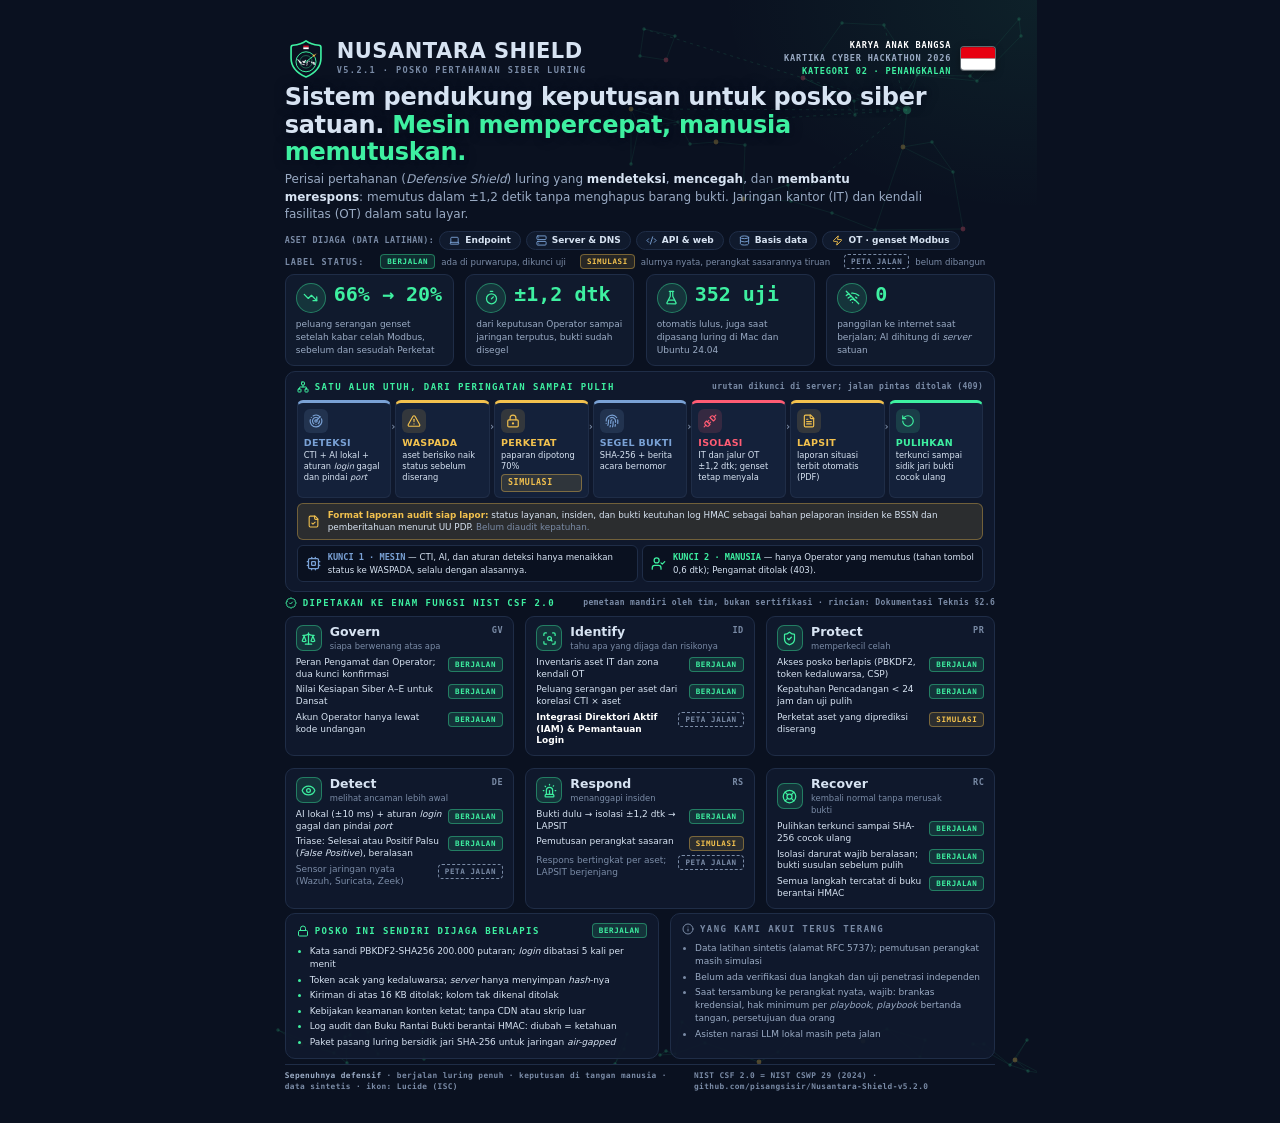
<file: docs/poster/poster-nusantara-shield.html>
<!doctype html>
<html lang="id">
<head>
<meta charset="utf-8">
<meta name="viewport" content="width=device-width, initial-scale=1">
<title>Poster Nusantara Shield</title>
<!-- Poster satu halaman A4. Setiap butir berlabel BERJALAN (ada di purwarupa), SIMULASI (alur nyata, perangkat tiruan),
     atau PETA JALAN (belum dibangun). Semua ikon, bendera, dan ilustrasi berupa SVG sebaris: tanpa CDN, fon, atau gambar luar.
     Ikon: Lucide v0.460.0 (lisensi ISC). Cetak ke PDF dari Chrome: Cetak → Simpan sebagai PDF, kertas A4, margin Tidak ada,
     centang Grafis latar. Berkas ini dibangkitkan; ubah templatnya, bukan hasilnya. -->
<style>
:root {
  --latar: #0a1120; --permukaan: #101a2d; --permukaan-2: #14213a; --garis: #1f2d47;
  --teks: #d7e3f2; --redup: #9aabc4; --samar: #7a8ba6;
  --neon: #3ef0a1; --neon-lembut: rgba(62, 240, 161, .12); --neon-garis: rgba(62, 240, 161, .4);
  --kuning: #f2c14e; --kuning-lembut: rgba(242, 193, 78, .12);
  --merah: #ff5c74; --merah-lembut: rgba(255, 92, 116, .12);
  --biru: #7aa2d6; --biru-lembut: rgba(122, 162, 214, .14);
  --huruf: Inter, "Segoe UI", "DejaVu Sans", system-ui, sans-serif;
  --mono: ui-monospace, "SF Mono", Menlo, Consolas, "DejaVu Sans Mono", monospace;
}
@page { size: A4; margin: 0; }
* { box-sizing: border-box; }
html, body { margin: 0; background: var(--latar); }
body { color: var(--teks); font: 10.5px/1.45 var(--huruf); -webkit-print-color-adjust: exact; print-color-adjust: exact; }
.halaman { width: 210mm; height: 297mm; margin: 0 auto; padding: 10mm 11mm 8mm; display: flex; flex-direction: column;
  justify-content: space-between; overflow: hidden; position: relative; isolation: isolate;
  background: radial-gradient(120mm 80mm at 100% 0%, rgba(62, 240, 161, .07), transparent 70%), var(--latar); }
.ik { width: 1em; height: 1em; flex: none; fill: none; stroke: currentColor; stroke-width: 2; stroke-linecap: round; stroke-linejoin: round; vertical-align: -0.14em; }

/* Ilustrasi jaringan abstrak (latar) */
.jaringan { position: absolute; z-index: -1; pointer-events: none; }
.jaringan line { stroke: var(--neon); stroke-opacity: .14; stroke-width: 1; }
.jaringan line.tebal { stroke-opacity: .22; stroke-dasharray: 3 4; }
.jaringan circle { fill: var(--neon); fill-opacity: .35; }
.jaringan circle.hub { fill-opacity: .55; }
.jaringan circle.kuning { fill: var(--kuning); fill-opacity: .55; }
.jaringan circle.merah { fill: var(--merah); fill-opacity: .55; }
.jaringan.atas { right: 0; top: 0; width: 430px; height: 250px; opacity: .5; }
.jaringan.bawah { left: 7mm; bottom: 11mm; width: 780px; height: 70px; opacity: .55; }

/* Kepala */
.kepala { display: flex; justify-content: space-between; align-items: center; gap: 12px; }
.merek { display: flex; align-items: center; gap: 10px; }
.merek .logo { width: 42px; height: 42px; }
.merek b { display: block; font: 800 21px/1 var(--huruf); letter-spacing: .5px; }
.merek span { font: 600 8.6px var(--mono); letter-spacing: 1.4px; color: var(--samar); text-transform: uppercase; }
.kanan { display: flex; align-items: center; gap: 10px; text-align: right; }
.bendera { width: 34px; height: 23px; border-radius: 3px; box-shadow: 0 0 0 1px rgba(255, 255, 255, .35), 0 2px 8px rgba(0, 0, 0, .4); overflow: hidden; display: block; }
.lomba { font: 600 8.6px/1.55 var(--mono); letter-spacing: .8px; color: var(--redup); text-transform: uppercase; }
.lomba b { color: var(--neon); }
.lomba .bangsa { color: #fff; }

.judul h1 { margin: 0; font: 800 24px/1.14 var(--huruf); letter-spacing: -.3px; max-width: 182mm; text-shadow: 0 0 12px var(--latar), 0 0 4px var(--latar); }
.judul h1 em { font-style: normal; color: var(--neon); }
.judul p { margin: 5px 0 0; font-size: 12px; color: var(--redup); max-width: 170mm; }
.judul p b { color: var(--teks); }
.aset { display: flex; flex-wrap: wrap; align-items: center; gap: 5px; margin-top: 7px; font: 600 8.4px var(--mono); color: var(--samar); letter-spacing: .5px; }
.aset span.chip { display: inline-flex; align-items: center; gap: 5px; padding: 3px 9px; border-radius: 999px; background: var(--permukaan); border: 1px solid var(--garis); color: var(--teks); font: 600 9px var(--huruf); letter-spacing: 0; }
.aset span.chip .ik { font-size: 11px; color: var(--biru); }
.aset span.chip.ot .ik { color: var(--kuning); }

/* Legenda status */
.legenda { display: flex; gap: 6px; align-items: center; font: 8.6px var(--huruf); color: var(--samar); white-space: nowrap; }
.legenda > span:first-child { font: 700 8.5px var(--mono); letter-spacing: 1px; margin-right: 2px; }
.legenda .tanda { margin-left: 8px; }
.tanda { display: inline-flex; align-items: center; gap: 4px; padding: 2px 6px; border-radius: 4px; font: 700 7.5px/1.2 var(--mono); letter-spacing: .6px; white-space: nowrap; }
.tanda.jalan { color: var(--neon); background: var(--neon-lembut); border: 1px solid var(--neon-garis); }
.tanda.rencana { color: var(--samar); border: 1px dashed var(--samar); }
.tanda.simulasi { color: var(--kuning); background: var(--kuning-lembut); border: 1px solid rgba(242, 193, 78, .4); }

/* Angka */
.angka { display: grid; grid-template-columns: repeat(4, 1fr); gap: 3mm; }
.angka > div { background: var(--permukaan); border: 1px solid var(--garis); border-radius: 9px; padding: 8px 10px; display: grid; grid-template-columns: auto 1fr; column-gap: 8px; align-items: center; }
.angka .bulat { grid-row: span 2; width: 30px; height: 30px; border-radius: 50%; display: grid; place-items: center; background: var(--neon-lembut); border: 1px solid var(--neon-garis); color: var(--neon); font-size: 15px; }
.angka b { font: 800 20px/1.1 var(--mono); color: var(--neon); white-space: nowrap; }
.angka span { grid-column: 1 / -1; margin-top: 5px; font-size: 9px; color: var(--redup); }

/* Alur */
.kotak { background: rgba(16, 26, 45, .92); border: 1px solid var(--garis); border-radius: 10px; padding: 9px 11px; }
.label { font: 700 9px var(--mono); letter-spacing: 1.4px; text-transform: uppercase; color: var(--neon); margin: 0 0 7px; display: flex; justify-content: space-between; align-items: center; gap: 8px; }
.label .kiri { display: inline-flex; align-items: center; gap: 6px; }
.label .kiri .ik { font-size: 12px; }
.label small { font: 600 8px var(--mono); letter-spacing: .4px; text-transform: none; color: var(--samar); }
.alur { display: grid; grid-template-columns: repeat(7, 1fr); gap: 4px; align-items: stretch; }
.langkah { position: relative; background: var(--permukaan-2); border: 1px solid var(--garis); border-top: 3px solid var(--warna, var(--neon)); border-radius: 6px; padding: 6px 6px 5px; }
.langkah .ikon-langkah { width: 24px; height: 24px; border-radius: 6px; display: grid; place-items: center; margin-bottom: 4px; color: var(--warna, var(--neon)); background: color-mix(in srgb, var(--warna, var(--neon)) 14%, transparent); font-size: 14px; }
.langkah b { display: block; font: 800 9.5px/1.2 var(--huruf); letter-spacing: .3px; text-transform: uppercase; color: var(--warna, var(--neon)); }
.langkah span { display: block; font-size: 8.3px; line-height: 1.35; color: var(--teks); margin-top: 2px; }
.langkah span i { font-style: italic; }
.langkah .panah { position: absolute; right: -6px; top: 18px; color: var(--samar); font: 700 10px var(--mono); font-style: normal; z-index: 1; }
.lapor { display: flex; align-items: center; gap: 8px; margin-top: 5px; padding: 5px 9px; border-radius: 6px; font-size: 8.8px; background: var(--kuning-lembut); border: 1px solid rgba(242, 193, 78, .35); }
.lapor .ik { font-size: 13px; color: var(--kuning); }
.lapor b { color: var(--kuning); }
.lapor em { color: var(--samar); font-style: normal; }
.kunci-dua { display: grid; grid-template-columns: 1fr 1fr; gap: 4px; margin-top: 5px; }
.kunci-dua div { display: flex; gap: 7px; align-items: center; font-size: 8.6px; padding: 5px 8px; border-radius: 6px; background: var(--latar); border: 1px solid var(--garis); }
.kunci-dua .ik { font-size: 15px; }
.kunci-dua b { font: 700 8.6px var(--mono); }

/* NIST CSF */
.csf { display: grid; grid-template-columns: repeat(3, 1fr); gap: 3mm; }
.fungsi { background: rgba(16, 26, 45, .92); border: 1px solid var(--garis); border-radius: 9px; padding: 8px 10px; }
.fungsi .kepala-fungsi { display: grid; grid-template-columns: auto 1fr auto; gap: 8px; align-items: center; margin-bottom: 5px; }
.fungsi .ikon-fungsi { width: 26px; height: 26px; border-radius: 7px; display: grid; place-items: center; font-size: 15px; color: var(--neon); background: var(--neon-lembut); border: 1px solid var(--neon-garis); }
.fungsi h3 { margin: 0; font: 800 12.5px/1.15 var(--huruf); }
.fungsi h3 + p { margin: 1px 0 0; font-size: 8.4px; color: var(--samar); }
.fungsi .kode { font: 700 8.5px var(--mono); color: var(--samar); letter-spacing: .5px; align-self: start; }
.fungsi ul { list-style: none; margin: 0; padding: 0; display: grid; gap: 3.5px; }
.fungsi li { display: grid; grid-template-columns: 1fr auto; gap: 6px; align-items: start; font-size: 9px; line-height: 1.32; }
.fungsi li.rencana { color: var(--samar); }
.fungsi li.tajam { color: var(--teks); }
.fungsi li.tajam b { color: #fff; }

/* Bawah */
.bawah { display: grid; grid-template-columns: 1.15fr 1fr; gap: 3mm; }
.bawah ul { margin: 0; padding-left: 13px; display: grid; gap: 2.5px; font-size: 9px; }
.bawah li::marker { color: var(--neon); }
.bawah .jujur li::marker { color: var(--samar); }
.bawah .jujur li { color: var(--redup); }
.kaki { display: flex; justify-content: space-between; gap: 10px; font: 600 7.8px/1.45 var(--mono); color: var(--samar); letter-spacing: .4px; border-top: 1px solid var(--garis); padding-top: 5px; background: var(--latar); }
.kaki b { color: var(--redup); }
</style>
</head>
<body>
<svg width="0" height="0" style="position:absolute" aria-hidden="true"><!-- Ikon: Lucide v0.460.0 (lisensi ISC), disematkan agar luring --><symbol id="i-badge-check" viewBox="0 0 24 24"><path d="M3.85 8.62a4 4 0 0 1 4.78-4.77 4 4 0 0 1 6.74 0 4 4 0 0 1 4.78 4.78 4 4 0 0 1 0 6.74 4 4 0 0 1-4.77 4.78 4 4 0 0 1-6.75 0 4 4 0 0 1-4.78-4.77 4 4 0 0 1 0-6.76Z" /> <path d="m9 12 2 2 4-4" /></symbol><symbol id="i-code-xml" viewBox="0 0 24 24"><path d="m18 16 4-4-4-4" /> <path d="m6 8-4 4 4 4" /> <path d="m14.5 4-5 16" /></symbol><symbol id="i-cpu" viewBox="0 0 24 24"><rect width="16" height="16" x="4" y="4" rx="2" /> <rect width="6" height="6" x="9" y="9" rx="1" /> <path d="M15 2v2" /> <path d="M15 20v2" /> <path d="M2 15h2" /> <path d="M2 9h2" /> <path d="M20 15h2" /> <path d="M20 9h2" /> <path d="M9 2v2" /> <path d="M9 20v2" /></symbol><symbol id="i-database" viewBox="0 0 24 24"><ellipse cx="12" cy="5" rx="9" ry="3" /> <path d="M3 5V19A9 3 0 0 0 21 19V5" /> <path d="M3 12A9 3 0 0 0 21 12" /></symbol><symbol id="i-eye" viewBox="0 0 24 24"><path d="M2.062 12.348a1 1 0 0 1 0-.696 10.75 10.75 0 0 1 19.876 0 1 1 0 0 1 0 .696 10.75 10.75 0 0 1-19.876 0" /> <circle cx="12" cy="12" r="3" /></symbol><symbol id="i-file-check" viewBox="0 0 24 24"><path d="M15 2H6a2 2 0 0 0-2 2v16a2 2 0 0 0 2 2h12a2 2 0 0 0 2-2V7Z" /> <path d="M14 2v4a2 2 0 0 0 2 2h4" /> <path d="m9 15 2 2 4-4" /></symbol><symbol id="i-file-text" viewBox="0 0 24 24"><path d="M15 2H6a2 2 0 0 0-2 2v16a2 2 0 0 0 2 2h12a2 2 0 0 0 2-2V7Z" /> <path d="M14 2v4a2 2 0 0 0 2 2h4" /> <path d="M10 9H8" /> <path d="M16 13H8" /> <path d="M16 17H8" /></symbol><symbol id="i-fingerprint" viewBox="0 0 24 24"><path d="M12 10a2 2 0 0 0-2 2c0 1.02-.1 2.51-.26 4" /> <path d="M14 13.12c0 2.38 0 6.38-1 8.88" /> <path d="M17.29 21.02c.12-.6.43-2.3.5-3.02" /> <path d="M2 12a10 10 0 0 1 18-6" /> <path d="M2 16h.01" /> <path d="M21.8 16c.2-2 .131-5.354 0-6" /> <path d="M5 19.5C5.5 18 6 15 6 12a6 6 0 0 1 .34-2" /> <path d="M8.65 22c.21-.66.45-1.32.57-2" /> <path d="M9 6.8a6 6 0 0 1 9 5.2v2" /></symbol><symbol id="i-flask-conical" viewBox="0 0 24 24"><path d="M10 2v7.527a2 2 0 0 1-.211.896L4.72 20.55a1 1 0 0 0 .9 1.45h12.76a1 1 0 0 0 .9-1.45l-5.069-10.127A2 2 0 0 1 14 9.527V2" /> <path d="M8.5 2h7" /> <path d="M7 16h10" /></symbol><symbol id="i-info" viewBox="0 0 24 24"><circle cx="12" cy="12" r="10" /> <path d="M12 16v-4" /> <path d="M12 8h.01" /></symbol><symbol id="i-laptop" viewBox="0 0 24 24"><path d="M20 16V7a2 2 0 0 0-2-2H6a2 2 0 0 0-2 2v9m16 0H4m16 0 1.28 2.55a1 1 0 0 1-.9 1.45H3.62a1 1 0 0 1-.9-1.45L4 16" /></symbol><symbol id="i-life-buoy" viewBox="0 0 24 24"><circle cx="12" cy="12" r="10" /> <path d="m4.93 4.93 4.24 4.24" /> <path d="m14.83 9.17 4.24-4.24" /> <path d="m14.83 14.83 4.24 4.24" /> <path d="m9.17 14.83-4.24 4.24" /> <circle cx="12" cy="12" r="4" /></symbol><symbol id="i-lock" viewBox="0 0 24 24"><rect width="18" height="11" x="3" y="11" rx="2" ry="2" /> <path d="M7 11V7a5 5 0 0 1 10 0v4" /></symbol><symbol id="i-lock-keyhole" viewBox="0 0 24 24"><circle cx="12" cy="16" r="1" /> <rect x="3" y="10" width="18" height="12" rx="2" /> <path d="M7 10V7a5 5 0 0 1 10 0v3" /></symbol><symbol id="i-network" viewBox="0 0 24 24"><rect x="16" y="16" width="6" height="6" rx="1" /> <rect x="2" y="16" width="6" height="6" rx="1" /> <rect x="9" y="2" width="6" height="6" rx="1" /> <path d="M5 16v-3a1 1 0 0 1 1-1h12a1 1 0 0 1 1 1v3" /> <path d="M12 12V8" /></symbol><symbol id="i-radar" viewBox="0 0 24 24"><path d="M19.07 4.93A10 10 0 0 0 6.99 3.34" /> <path d="M4 6h.01" /> <path d="M2.29 9.62A10 10 0 1 0 21.31 8.35" /> <path d="M16.24 7.76A6 6 0 1 0 8.23 16.67" /> <path d="M12 18h.01" /> <path d="M17.99 11.66A6 6 0 0 1 15.77 16.67" /> <circle cx="12" cy="12" r="2" /> <path d="m13.41 10.59 5.66-5.66" /></symbol><symbol id="i-rotate-ccw" viewBox="0 0 24 24"><path d="M3 12a9 9 0 1 0 9-9 9.75 9.75 0 0 0-6.74 2.74L3 8" /> <path d="M3 3v5h5" /></symbol><symbol id="i-scale" viewBox="0 0 24 24"><path d="m16 16 3-8 3 8c-.87.65-1.92 1-3 1s-2.13-.35-3-1Z" /> <path d="m2 16 3-8 3 8c-.87.65-1.92 1-3 1s-2.13-.35-3-1Z" /> <path d="M7 21h10" /> <path d="M12 3v18" /> <path d="M3 7h2c2 0 5-1 7-2 2 1 5 2 7 2h2" /></symbol><symbol id="i-scan-search" viewBox="0 0 24 24"><path d="M3 7V5a2 2 0 0 1 2-2h2" /> <path d="M17 3h2a2 2 0 0 1 2 2v2" /> <path d="M21 17v2a2 2 0 0 1-2 2h-2" /> <path d="M7 21H5a2 2 0 0 1-2-2v-2" /> <circle cx="12" cy="12" r="3" /> <path d="m16 16-1.9-1.9" /></symbol><symbol id="i-server" viewBox="0 0 24 24"><rect width="20" height="8" x="2" y="2" rx="2" ry="2" /> <rect width="20" height="8" x="2" y="14" rx="2" ry="2" /> <line x1="6" x2="6.01" y1="6" y2="6" /> <line x1="6" x2="6.01" y1="18" y2="18" /></symbol><symbol id="i-shield-check" viewBox="0 0 24 24"><path d="M20 13c0 5-3.5 7.5-7.66 8.95a1 1 0 0 1-.67-.01C7.5 20.5 4 18 4 13V6a1 1 0 0 1 1-1c2 0 4.5-1.2 6.24-2.72a1.17 1.17 0 0 1 1.52 0C14.51 3.81 17 5 19 5a1 1 0 0 1 1 1z" /> <path d="m9 12 2 2 4-4" /></symbol><symbol id="i-siren" viewBox="0 0 24 24"><path d="M7 18v-6a5 5 0 1 1 10 0v6" /> <path d="M5 21a1 1 0 0 0 1 1h12a1 1 0 0 0 1-1v-1a2 2 0 0 0-2-2H7a2 2 0 0 0-2 2z" /> <path d="M21 12h1" /> <path d="M18.5 4.5 18 5" /> <path d="M2 12h1" /> <path d="M12 2v1" /> <path d="m4.929 4.929.707.707" /> <path d="M12 12v6" /></symbol><symbol id="i-timer" viewBox="0 0 24 24"><line x1="10" x2="14" y1="2" y2="2" /> <line x1="12" x2="15" y1="14" y2="11" /> <circle cx="12" cy="14" r="8" /></symbol><symbol id="i-trending-down" viewBox="0 0 24 24"><polyline points="22 17 13.5 8.5 8.5 13.5 2 7" /> <polyline points="16 17 22 17 22 11" /></symbol><symbol id="i-triangle-alert" viewBox="0 0 24 24"><path d="m21.73 18-8-14a2 2 0 0 0-3.48 0l-8 14A2 2 0 0 0 4 21h16a2 2 0 0 0 1.73-3" /> <path d="M12 9v4" /> <path d="M12 17h.01" /></symbol><symbol id="i-unplug" viewBox="0 0 24 24"><path d="m19 5 3-3" /> <path d="m2 22 3-3" /> <path d="M6.3 20.3a2.4 2.4 0 0 0 3.4 0L12 18l-6-6-2.3 2.3a2.4 2.4 0 0 0 0 3.4Z" /> <path d="M7.5 13.5 10 11" /> <path d="M10.5 16.5 13 14" /> <path d="m12 6 6 6 2.3-2.3a2.4 2.4 0 0 0 0-3.4l-2.6-2.6a2.4 2.4 0 0 0-3.4 0Z" /></symbol><symbol id="i-user-check" viewBox="0 0 24 24"><path d="M16 21v-2a4 4 0 0 0-4-4H6a4 4 0 0 0-4 4v2" /> <circle cx="9" cy="7" r="4" /> <polyline points="16 11 18 13 22 9" /></symbol><symbol id="i-wifi-off" viewBox="0 0 24 24"><path d="M12 20h.01" /> <path d="M8.5 16.429a5 5 0 0 1 7 0" /> <path d="M5 12.859a10 10 0 0 1 5.17-2.69" /> <path d="M19 12.859a10 10 0 0 0-2.007-1.523" /> <path d="M2 8.82a15 15 0 0 1 4.177-2.643" /> <path d="M22 8.82a15 15 0 0 0-11.288-3.764" /> <path d="m2 2 20 20" /></symbol><symbol id="i-zap" viewBox="0 0 24 24"><path d="M4 14a1 1 0 0 1-.78-1.63l9.9-10.2a.5.5 0 0 1 .86.46l-1.92 6.02A1 1 0 0 0 13 10h7a1 1 0 0 1 .78 1.63l-9.9 10.2a.5.5 0 0 1-.86-.46l1.92-6.02A1 1 0 0 0 11 14z" /></symbol></svg>
<main class="halaman">
  <svg class="jaringan atas" viewBox="0 0 430 250" aria-hidden="true"><line x1="300" y1="110" x2="290" y2="108"/><line x1="300" y1="110" x2="273" y2="95"/><line x1="277" y1="25" x2="235" y2="23"/><line x1="277" y1="25" x2="310" y2="75"/><line x1="230" y1="94" x2="247" y2="101"/><line x1="230" y1="94" x2="248" y2="115"/><line x1="32" y1="127" x2="24" y2="109"/><line x1="32" y1="127" x2="24" y2="164"/><line x1="24" y1="109" x2="71" y2="122"/><line x1="37" y1="29" x2="33" y2="56"/><line x1="37" y1="29" x2="68" y2="36"/><line x1="184" y1="201" x2="181" y2="185"/><line x1="184" y1="201" x2="225" y2="213"/><line x1="59" y1="60" x2="68" y2="36"/><line x1="59" y1="60" x2="33" y2="56"/><line x1="268" y1="230" x2="225" y2="213"/><line x1="268" y1="230" x2="296" y2="147"/><line x1="247" y1="101" x2="248" y2="115"/><line x1="412" y1="19" x2="414" y2="36"/><line x1="412" y1="19" x2="363" y2="76"/><line x1="363" y1="76" x2="370" y2="81"/><line x1="363" y1="76" x2="310" y2="75"/><line x1="136" y1="199" x2="181" y2="185"/><line x1="136" y1="199" x2="184" y2="201"/><line x1="83" y1="144" x2="71" y2="122"/><line x1="83" y1="144" x2="109" y2="142"/><line x1="273" y1="95" x2="290" y2="108"/><line x1="273" y1="95" x2="247" y2="101"/><line x1="235" y1="23" x2="196" y2="78"/><line x1="138" y1="145" x2="109" y2="142"/><line x1="138" y1="145" x2="136" y2="199"/><line x1="196" y1="78" x2="230" y2="94"/><line x1="196" y1="78" x2="247" y2="101"/><line x1="346" y1="172" x2="325" y2="142"/><line x1="346" y1="172" x2="296" y2="147"/><line x1="310" y1="75" x2="300" y2="110"/><line x1="310" y1="75" x2="290" y2="108"/><line x1="414" y1="36" x2="370" y2="81"/><line x1="71" y1="122" x2="32" y2="127"/><line x1="24" y1="164" x2="24" y2="109"/><line x1="325" y1="142" x2="296" y2="147"/><line x1="370" y1="81" x2="310" y2="75"/><line x1="296" y1="147" x2="300" y2="110"/><line x1="356" y1="229" x2="346" y2="172"/><line x1="356" y1="229" x2="268" y2="230"/><line class="tebal" x1="300" y1="110" x2="277" y2="25"/><line class="tebal" x1="300" y1="110" x2="230" y2="94"/><line class="tebal" x1="300" y1="110" x2="32" y2="127"/><line class="tebal" x1="300" y1="110" x2="24" y2="109"/><line class="tebal" x1="300" y1="110" x2="37" y2="29"/><line class="tebal" x1="300" y1="110" x2="184" y2="201"/><circle class="hub" cx="300" cy="110" r="4.2"/><circle class="" cx="277" cy="25" r="1.7"/><circle class="" cx="230" cy="94" r="1.7"/><circle class="" cx="32" cy="127" r="1.7"/><circle class="kuning" cx="24" cy="109" r="2.4"/><circle class="" cx="37" cy="29" r="1.7"/><circle class="" cx="184" cy="201" r="1.7"/><circle class="merah" cx="59" cy="60" r="2.4"/><circle class="" cx="268" cy="230" r="1.7"/><circle class="" cx="247" cy="101" r="1.7"/><circle class="" cx="412" cy="19" r="1.7"/><circle class="" cx="363" cy="76" r="1.7"/><circle class="" cx="68" cy="36" r="1.7"/><circle class="kuning" cx="136" cy="199" r="2.4"/><circle class="" cx="83" cy="144" r="1.7"/><circle class="" cx="273" cy="95" r="1.7"/><circle class="" cx="235" cy="23" r="1.7"/><circle class="" cx="33" cy="56" r="1.7"/><circle class="" cx="290" cy="108" r="1.7"/><circle class="" cx="138" cy="145" r="1.7"/><circle class="merah" cx="196" cy="78" r="2.4"/><circle class="" cx="346" cy="172" r="1.7"/><circle class="kuning" cx="109" cy="142" r="2.4"/><circle class="" cx="225" cy="213" r="1.7"/><circle class="" cx="310" cy="75" r="1.7"/><circle class="" cx="414" cy="36" r="1.7"/><circle class="" cx="181" cy="185" r="1.7"/><circle class="" cx="71" cy="122" r="1.7"/><circle class="" cx="24" cy="164" r="1.7"/><circle class="" cx="325" cy="142" r="1.7"/><circle class="" cx="370" cy="81" r="1.7"/><circle class="kuning" cx="296" cy="147" r="2.4"/><circle class="" cx="248" cy="115" r="1.7"/><circle class="merah" cx="356" cy="229" r="2.4"/></svg>
  <svg class="jaringan bawah" viewBox="0 0 780 70" preserveAspectRatio="none" aria-hidden="true"><line x1="354" y1="38" x2="357" y2="23"/><line x1="354" y1="38" x2="345" y2="53"/><line x1="714" y1="33" x2="703" y2="33"/><line x1="714" y1="33" x2="740" y2="54"/><line x1="396" y1="40" x2="390" y2="44"/><line x1="396" y1="40" x2="405" y2="43"/><line x1="149" y1="36" x2="154" y2="48"/><line x1="149" y1="36" x2="153" y2="21"/><line x1="489" y1="51" x2="508" y2="41"/><line x1="489" y1="51" x2="435" y2="32"/><line x1="80" y1="24" x2="75" y2="26"/><line x1="80" y1="24" x2="85" y2="11"/><line x1="77" y1="52" x2="64" y2="42"/><line x1="77" y1="52" x2="75" y2="26"/><line x1="538" y1="10" x2="508" y2="41"/><line x1="538" y1="10" x2="593" y2="30"/><line x1="758" y1="60" x2="770" y2="62"/><line x1="758" y1="60" x2="745" y2="49"/><line x1="128" y1="9" x2="153" y2="21"/><line x1="128" y1="9" x2="98" y2="21"/><line x1="412" y1="11" x2="435" y2="32"/><line x1="412" y1="11" x2="405" y2="43"/><line x1="153" y1="21" x2="171" y2="23"/><line x1="31" y1="33" x2="8" y2="19"/><line x1="31" y1="33" x2="64" y2="42"/><line x1="345" y1="53" x2="357" y2="23"/><line x1="405" y1="43" x2="390" y2="44"/><line x1="770" y1="62" x2="745" y2="49"/><line x1="650" y1="46" x2="655" y2="29"/><line x1="650" y1="46" x2="617" y2="18"/><line x1="249" y1="20" x2="229" y2="12"/><line x1="249" y1="20" x2="171" y2="23"/><line x1="229" y1="12" x2="171" y2="23"/><line x1="593" y1="30" x2="603" y2="23"/><line x1="593" y1="30" x2="617" y2="18"/><line x1="655" y1="29" x2="617" y2="18"/><line x1="740" y1="54" x2="745" y2="49"/><line x1="740" y1="54" x2="758" y2="60"/><line x1="8" y1="19" x2="64" y2="42"/><line x1="703" y1="33" x2="740" y2="54"/><line x1="757" y1="29" x2="745" y2="49"/><line x1="757" y1="29" x2="740" y2="54"/><line x1="64" y1="42" x2="75" y2="26"/><line x1="603" y1="23" x2="617" y2="18"/><line x1="75" y1="26" x2="85" y2="11"/><line x1="98" y1="21" x2="97" y2="31"/><line x1="98" y1="21" x2="85" y2="11"/><line x1="435" y1="32" x2="405" y2="43"/><line x1="154" y1="48" x2="153" y2="21"/><line x1="108" y1="43" x2="97" y2="31"/><line x1="108" y1="43" x2="98" y2="21"/><line x1="171" y1="23" x2="149" y2="36"/><circle class="" cx="354" cy="38" r="1.7"/><circle class="" cx="714" cy="33" r="1.7"/><circle class="" cx="396" cy="40" r="1.7"/><circle class="" cx="149" cy="36" r="1.7"/><circle class="kuning" cx="489" cy="51" r="2.4"/><circle class="" cx="80" cy="24" r="1.7"/><circle class="" cx="77" cy="52" r="1.7"/><circle class="merah" cx="538" cy="10" r="2.4"/><circle class="" cx="758" cy="60" r="1.7"/><circle class="" cx="508" cy="41" r="1.7"/><circle class="" cx="128" cy="9" r="1.7"/><circle class="" cx="412" cy="11" r="1.7"/><circle class="" cx="153" cy="21" r="1.7"/><circle class="kuning" cx="31" cy="33" r="2.4"/><circle class="" cx="345" cy="53" r="1.7"/><circle class="" cx="405" cy="43" r="1.7"/><circle class="" cx="390" cy="44" r="1.7"/><circle class="" cx="357" cy="23" r="1.7"/><circle class="" cx="770" cy="62" r="1.7"/><circle class="" cx="650" cy="46" r="1.7"/><circle class="merah" cx="249" cy="20" r="2.4"/><circle class="" cx="229" cy="12" r="1.7"/><circle class="kuning" cx="593" cy="30" r="2.4"/><circle class="" cx="655" cy="29" r="1.7"/><circle class="" cx="740" cy="54" r="1.7"/><circle class="" cx="8" cy="19" r="1.7"/><circle class="" cx="703" cy="33" r="1.7"/><circle class="" cx="757" cy="29" r="1.7"/><circle class="" cx="64" cy="42" r="1.7"/><circle class="" cx="603" cy="23" r="1.7"/><circle class="" cx="75" cy="26" r="1.7"/><circle class="kuning" cx="745" cy="49" r="2.4"/><circle class="" cx="98" cy="21" r="1.7"/><circle class="merah" cx="85" cy="11" r="2.4"/><circle class="" cx="617" cy="18" r="1.7"/><circle class="" cx="435" cy="32" r="1.7"/><circle class="" cx="154" cy="48" r="1.7"/><circle class="" cx="108" cy="43" r="1.7"/><circle class="" cx="97" cy="31" r="1.7"/><circle class="" cx="171" cy="23" r="1.7"/></svg>

  <header class="kepala">
    <div class="merek">
      <svg class="logo" viewBox="0 0 512 512" aria-hidden="true"> <path d="M256 34 C298 66 352 82 414 88 Q438 90 438 114 V246 C438 346 362 428 256 476 C150 428 74 346 74 246 V114 Q74 90 98 88 C160 82 214 66 256 34 Z" fill="#0A1120" stroke="#3EF0A1" stroke-width="20" stroke-linejoin="round"/> <g> <rect x="223" y="92" width="66" height="22" fill="#CE1126"/> <rect x="223" y="114" width="66" height="22" fill="#FFFFFF"/> <rect x="223" y="92" width="66" height="44" fill="none" stroke="none" stroke-width="0"/> </g> <circle cx="256" cy="290" r="122" fill="none" stroke="#3EF0A1" stroke-width="12"/> <circle cx="256" cy="290" r="76" fill="none" stroke="#3EF0A1" stroke-width="9" stroke-opacity=".5"/> <g fill="#FFFFFF" stroke="#FFFFFF" stroke-width="2.5" stroke-linejoin="round"> <path d="M278.1 324.8 L275.1 325.6 L265.3 325.2 L264.4 326.1 L265.1 329.9 L261.5 330.1 L260.6 331.7 L267.1 334.6 L268.0 334.2 L268.2 332.6 L265.5 330.6 L265.7 328.1 L275.4 327.7 L278.1 326.1 Z"/> <path d="M197.2 317.6 L197.5 318.5 L200.6 319.2 L202.6 321.4 L208.2 322.7 L215.8 322.7 L223.7 325.4 L231.9 325.6 L237.3 327.2 L238.7 326.3 L243.1 327.2 L244.2 326.3 L244.2 324.8 L243.4 324.1 L238.7 324.8 L237.8 322.7 L232.4 322.1 L230.1 319.2 L223.4 316.9 L219.0 318.7 L213.6 318.5 L210.7 315.8 L206.2 314.5 L198.8 314.5 Z"/> <path d="M316.3 290.9 L316.1 293.2 L319.2 294.1 L321.7 297.0 L321.7 299.2 L320.8 300.4 L323.7 302.8 L324.4 305.3 L329.8 304.4 L334.0 306.6 L344.5 309.8 L348.3 312.4 L350.4 316.2 L351.0 320.5 L347.9 322.7 L347.7 325.6 L356.4 324.8 L361.6 328.1 L361.8 299.2 L361.1 298.1 L347.0 293.2 L340.3 297.2 L336.5 301.5 L334.2 301.5 L330.4 296.8 L330.4 291.6 L329.3 290.1 L322.4 288.3 Z"/> <path d="M280.1 289.8 L273.1 290.7 L270.4 292.5 L268.0 292.5 L265.7 289.6 L265.7 287.8 L262.4 291.2 L261.3 296.8 L259.2 299.9 L259.7 303.0 L261.5 303.3 L262.8 305.3 L262.6 312.7 L265.1 313.1 L266.6 311.8 L266.4 300.8 L267.1 299.9 L269.5 300.1 L269.5 303.7 L272.0 305.9 L272.0 308.2 L273.1 309.5 L278.5 307.1 L276.0 303.9 L276.0 301.5 L273.6 297.7 L273.6 295.2 L280.3 291.4 Z"/> <path d="M288.8 279.5 L287.5 278.6 L282.8 282.2 L272.2 281.3 L268.6 284.9 L283.9 285.1 L287.0 283.1 Z"/> <path d="M300.7 276.8 L299.1 278.6 L298.9 283.1 L300.2 288.9 L301.1 290.3 L302.5 290.5 L302.0 285.6 L304.9 284.9 L305.1 280.0 L302.0 279.5 L301.8 277.7 Z"/> <path d="M253.6 268.1 L251.4 267.0 L245.4 267.4 L240.4 278.4 L236.9 280.9 L230.1 280.0 L227.0 282.2 L220.5 282.7 L216.7 278.4 L215.4 278.4 L213.6 280.9 L213.4 285.1 L214.9 290.3 L218.3 293.9 L219.6 300.4 L226.1 300.8 L227.9 303.0 L234.8 301.9 L238.4 303.0 L240.2 305.7 L245.4 303.5 L248.1 299.5 L248.3 294.1 L251.9 290.7 L253.4 284.7 L254.8 283.6 L258.4 283.3 L259.2 282.4 L258.8 281.1 L255.2 278.4 L255.2 275.7 L253.2 273.0 L253.2 270.6 L254.1 269.5 Z"/> <path d="M150.4 261.4 L150.0 263.4 L151.6 265.9 L158.7 271.7 L161.4 276.2 L166.3 279.5 L167.9 284.9 L172.6 289.8 L176.4 297.4 L182.5 304.8 L191.6 313.1 L198.1 313.1 L199.0 301.0 L201.9 300.8 L203.1 299.7 L199.9 294.3 L197.5 293.6 L196.1 294.5 L195.7 297.0 L193.4 297.0 L191.4 292.7 L187.8 290.7 L188.3 286.0 L178.0 277.3 L173.7 275.9 L169.7 271.5 L163.9 267.0 L161.0 263.0 Z"/> </g> <path d="M256 290 L350.6 216.1" stroke="#3EF0A1" stroke-width="12" stroke-linecap="round"/> <circle cx="256" cy="290" r="11" fill="#3EF0A1" stroke="#0A1120" stroke-width="5"/> <circle cx="389.2" cy="186.0" r="5" fill="#F2C14E" fill-opacity=".4"/> <circle cx="372.6" cy="198.9" r="7.5" fill="#F2C14E" fill-opacity=".7"/> <circle cx="352.1" cy="214.9" r="16" fill="#F2C14E" stroke="#0A1120" stroke-width="5"/> </svg>
      <div><b>NUSANTARA SHIELD</b><span>v5.2.1 · posko pertahanan siber luring</span></div>
    </div>
    <div class="kanan">
      <div class="lomba"><span class="bangsa">Karya anak bangsa</span><br>Kartika Cyber Hackathon 2026<br><b>Kategori 02 · Penangkalan</b></div>
      <svg class="bendera" viewBox="0 0 3 2" role="img" aria-label="Bendera Merah Putih"><rect width="3" height="1" fill="#e70011"/><rect y="1" width="3" height="1" fill="#ffffff"/></svg>
    </div>
  </header>

  <section class="judul">
    <h1>Sistem pendukung keputusan untuk posko siber satuan. <em>Mesin mempercepat, manusia memutuskan.</em></h1>
    <p>Perisai pertahanan (<i>Defensive Shield</i>) luring yang <b>mendeteksi</b>, <b>mencegah</b>, dan <b>membantu merespons</b>: memutus dalam ±1,2 detik tanpa menghapus barang bukti. Jaringan kantor (IT) dan kendali fasilitas (OT) dalam satu layar.</p>
    <div class="aset">
      <span>ASET DIJAGA (DATA LATIHAN):</span>
      <span class="chip"><svg class="ik" aria-hidden="true"><use href="#i-laptop"/></svg>Endpoint</span>
      <span class="chip"><svg class="ik" aria-hidden="true"><use href="#i-server"/></svg>Server & DNS</span>
      <span class="chip"><svg class="ik" aria-hidden="true"><use href="#i-code-xml"/></svg>API & web</span>
      <span class="chip"><svg class="ik" aria-hidden="true"><use href="#i-database"/></svg>Basis data</span>
      <span class="chip ot"><svg class="ik" aria-hidden="true"><use href="#i-zap"/></svg>OT · genset Modbus</span>
    </div>
  </section>

  <div class="legenda">
    <span>LABEL STATUS:</span>
    <span class="tanda jalan">BERJALAN</span><span>ada di purwarupa, dikunci uji</span>
    <span class="tanda simulasi">SIMULASI</span><span>alurnya nyata, perangkat sasarannya tiruan</span>
    <span class="tanda rencana">PETA JALAN</span><span>belum dibangun</span>
  </div>

  <section class="angka">
    <div><i class="bulat"><svg class="ik" aria-hidden="true"><use href="#i-trending-down"/></svg></i><b>66% → 20%</b><span>peluang serangan genset setelah kabar celah Modbus, sebelum dan sesudah Perketat</span></div>
    <div><i class="bulat"><svg class="ik" aria-hidden="true"><use href="#i-timer"/></svg></i><b>±1,2 dtk</b><span>dari keputusan Operator sampai jaringan terputus, bukti sudah disegel</span></div>
    <div><i class="bulat"><svg class="ik" aria-hidden="true"><use href="#i-flask-conical"/></svg></i><b>352 uji</b><span>otomatis lulus, juga saat dipasang luring di Mac dan Ubuntu 24.04</span></div>
    <div><i class="bulat"><svg class="ik" aria-hidden="true"><use href="#i-wifi-off"/></svg></i><b>0</b><span>panggilan ke internet saat berjalan; AI dihitung di <i>server</i> satuan</span></div>
  </section>

  <section class="kotak">
    <p class="label"><span class="kiri"><svg class="ik" aria-hidden="true"><use href="#i-network"/></svg>Satu alur utuh, dari peringatan sampai pulih</span><small>urutan dikunci di server; jalan pintas ditolak (409)</small></p>
    <div class="alur">
      <div class="langkah" style="--warna: var(--biru)"><i class="ikon-langkah"><svg class="ik" aria-hidden="true"><use href="#i-radar"/></svg></i><b>Deteksi</b><span>CTI + AI lokal + aturan <i>login</i> gagal dan pindai <i>port</i></span><em class="panah">›</em></div>
      <div class="langkah" style="--warna: var(--kuning)"><i class="ikon-langkah"><svg class="ik" aria-hidden="true"><use href="#i-triangle-alert"/></svg></i><b>WASPADA</b><span>aset berisiko naik status sebelum diserang</span><em class="panah">›</em></div>
      <div class="langkah" style="--warna: var(--kuning)"><i class="ikon-langkah"><svg class="ik" aria-hidden="true"><use href="#i-lock-keyhole"/></svg></i><b>Perketat</b><span>paparan dipotong 70% <span class="tanda simulasi">SIMULASI</span></span><em class="panah">›</em></div>
      <div class="langkah" style="--warna: var(--biru)"><i class="ikon-langkah"><svg class="ik" aria-hidden="true"><use href="#i-fingerprint"/></svg></i><b>Segel bukti</b><span>SHA-256 + berita acara bernomor</span><em class="panah">›</em></div>
      <div class="langkah" style="--warna: var(--merah)"><i class="ikon-langkah"><svg class="ik" aria-hidden="true"><use href="#i-unplug"/></svg></i><b>Isolasi</b><span>IT dan jalur OT ±1,2 dtk; genset tetap menyala</span><em class="panah">›</em></div>
      <div class="langkah" style="--warna: var(--kuning)"><i class="ikon-langkah"><svg class="ik" aria-hidden="true"><use href="#i-file-text"/></svg></i><b>LAPSIT</b><span>laporan situasi terbit otomatis (PDF)</span><em class="panah">›</em></div>
      <div class="langkah" style="--warna: var(--neon)"><i class="ikon-langkah"><svg class="ik" aria-hidden="true"><use href="#i-rotate-ccw"/></svg></i><b>Pulihkan</b><span>terkunci sampai sidik jari bukti cocok ulang</span></div>
    </div>
    <div class="lapor"><svg class="ik" aria-hidden="true"><use href="#i-file-check"/></svg><span><b>Format laporan audit siap lapor:</b> status layanan, insiden, dan bukti keutuhan log HMAC sebagai bahan pelaporan insiden ke BSSN dan pemberitahuan menurut UU PDP. <em>Belum diaudit kepatuhan.</em></span></div>
    <div class="kunci-dua">
      <div><span style="color: var(--biru); display: inline-flex"><svg class="ik" aria-hidden="true"><use href="#i-cpu"/></svg></span><span><b style="color: var(--biru)">KUNCI 1 · MESIN</b> — CTI, AI, dan aturan deteksi hanya menaikkan status ke WASPADA, selalu dengan alasannya.</span></div>
      <div><span style="color: var(--neon); display: inline-flex"><svg class="ik" aria-hidden="true"><use href="#i-user-check"/></svg></span><span><b style="color: var(--neon)">KUNCI 2 · MANUSIA</b> — hanya Operator yang memutus (tahan tombol 0,6 dtk); Pengamat ditolak (403).</span></div>
    </div>
  </section>

  <section>
    <p class="label"><span class="kiri"><svg class="ik" aria-hidden="true"><use href="#i-badge-check"/></svg>Dipetakan ke enam fungsi NIST CSF 2.0</span><small>pemetaan mandiri oleh tim, bukan sertifikasi · rincian: Dokumentasi Teknis §2.6</small></p>
    <div class="csf">
      <div class="fungsi"><div class="kepala-fungsi"><i class="ikon-fungsi"><svg class="ik" aria-hidden="true"><use href="#i-scale"/></svg></i><div><h3>Govern</h3><p>siapa berwenang atas apa</p></div><span class="kode">GV</span></div><ul>
        <li><span>Peran Pengamat dan Operator; dua kunci konfirmasi</span> <span class="tanda jalan">BERJALAN</span></li>
        <li><span>Nilai Kesiapan Siber A–E untuk Dansat</span> <span class="tanda jalan">BERJALAN</span></li>
        <li><span>Akun Operator hanya lewat kode undangan</span> <span class="tanda jalan">BERJALAN</span></li></ul></div>
      <div class="fungsi"><div class="kepala-fungsi"><i class="ikon-fungsi"><svg class="ik" aria-hidden="true"><use href="#i-scan-search"/></svg></i><div><h3>Identify</h3><p>tahu apa yang dijaga dan risikonya</p></div><span class="kode">ID</span></div><ul>
        <li><span>Inventaris aset IT dan zona kendali OT</span> <span class="tanda jalan">BERJALAN</span></li>
        <li><span>Peluang serangan per aset dari korelasi CTI × aset</span> <span class="tanda jalan">BERJALAN</span></li>
        <li class="rencana tajam"><span><b>Integrasi Direktori Aktif (IAM) &amp; Pemantauan Login</b></span> <span class="tanda rencana">PETA JALAN</span></li></ul></div>
      <div class="fungsi"><div class="kepala-fungsi"><i class="ikon-fungsi"><svg class="ik" aria-hidden="true"><use href="#i-shield-check"/></svg></i><div><h3>Protect</h3><p>memperkecil celah</p></div><span class="kode">PR</span></div><ul>
        <li><span>Akses posko berlapis (PBKDF2, token kedaluwarsa, CSP)</span> <span class="tanda jalan">BERJALAN</span></li>
        <li><span>Kepatuhan Pencadangan &lt; 24 jam dan uji pulih</span> <span class="tanda jalan">BERJALAN</span></li>
        <li><span>Perketat aset yang diprediksi diserang</span> <span class="tanda simulasi">SIMULASI</span></li></ul></div>
      <div class="fungsi"><div class="kepala-fungsi"><i class="ikon-fungsi"><svg class="ik" aria-hidden="true"><use href="#i-eye"/></svg></i><div><h3>Detect</h3><p>melihat ancaman lebih awal</p></div><span class="kode">DE</span></div><ul>
        <li><span>AI lokal (±10 ms) + aturan <i>login</i> gagal dan pindai <i>port</i></span> <span class="tanda jalan">BERJALAN</span></li>
        <li><span>Triase: Selesai atau Positif Palsu (<i>False Positive</i>), beralasan</span> <span class="tanda jalan">BERJALAN</span></li>
        <li class="rencana"><span>Sensor jaringan nyata (Wazuh, Suricata, Zeek)</span> <span class="tanda rencana">PETA JALAN</span></li></ul></div>
      <div class="fungsi"><div class="kepala-fungsi"><i class="ikon-fungsi"><svg class="ik" aria-hidden="true"><use href="#i-siren"/></svg></i><div><h3>Respond</h3><p>menanggapi insiden</p></div><span class="kode">RS</span></div><ul>
        <li><span>Bukti dulu → isolasi ±1,2 dtk → LAPSIT</span> <span class="tanda jalan">BERJALAN</span></li>
        <li><span>Pemutusan perangkat sasaran</span> <span class="tanda simulasi">SIMULASI</span></li>
        <li class="rencana"><span>Respons bertingkat per aset; LAPSIT berjenjang</span> <span class="tanda rencana">PETA JALAN</span></li></ul></div>
      <div class="fungsi"><div class="kepala-fungsi"><i class="ikon-fungsi"><svg class="ik" aria-hidden="true"><use href="#i-life-buoy"/></svg></i><div><h3>Recover</h3><p>kembali normal tanpa merusak bukti</p></div><span class="kode">RC</span></div><ul>
        <li><span>Pulihkan terkunci sampai SHA-256 cocok ulang</span> <span class="tanda jalan">BERJALAN</span></li>
        <li><span>Isolasi darurat wajib beralasan; bukti susulan sebelum pulih</span> <span class="tanda jalan">BERJALAN</span></li>
        <li><span>Semua langkah tercatat di buku berantai HMAC</span> <span class="tanda jalan">BERJALAN</span></li></ul></div>
    </div>
  </section>

  <section class="bawah">
    <div class="kotak">
      <p class="label"><span class="kiri"><svg class="ik" aria-hidden="true"><use href="#i-lock"/></svg>Posko ini sendiri dijaga berlapis</span><span class="tanda jalan">BERJALAN</span></p>
      <ul>
        <li>Kata sandi PBKDF2-SHA256 200.000 putaran; <i>login</i> dibatasi 5 kali per menit</li>
        <li>Token acak yang kedaluwarsa; <i>server</i> hanya menyimpan <i>hash</i>-nya</li>
        <li>Kiriman di atas 16 KB ditolak; kolom tak dikenal ditolak</li>
        <li>Kebijakan keamanan konten ketat; tanpa CDN atau skrip luar</li>
        <li>Log audit dan Buku Rantai Bukti berantai HMAC: diubah = ketahuan</li>
        <li>Paket pasang luring bersidik jari SHA-256 untuk jaringan <i>air-gapped</i></li>
      </ul>
    </div>
    <div class="kotak">
      <p class="label" style="color: var(--samar)"><span class="kiri"><svg class="ik" aria-hidden="true"><use href="#i-info"/></svg>Yang kami akui terus terang</span></p>
      <ul class="jujur">
        <li>Data latihan sintetis (alamat RFC 5737); pemutusan perangkat masih simulasi</li>
        <li>Belum ada verifikasi dua langkah dan uji penetrasi independen</li>
        <li>Saat tersambung ke perangkat nyata, wajib: brankas kredensial, hak minimum per <i>playbook</i>, <i>playbook</i> bertanda tangan, persetujuan dua orang</li>
        <li>Asisten narasi LLM lokal masih peta jalan</li>
      </ul>
    </div>
  </section>

  <footer class="kaki">
    <span><b>Sepenuhnya defensif</b> · berjalan luring penuh · keputusan di tangan manusia · data sintetis · ikon: Lucide (ISC)</span>
    <span>NIST CSF 2.0 = NIST CSWP 29 (2024) · github.com/pisangsisir/Nusantara-Shield-v5.2.0</span>
  </footer>
</main>
</body>
</html>
</file>
